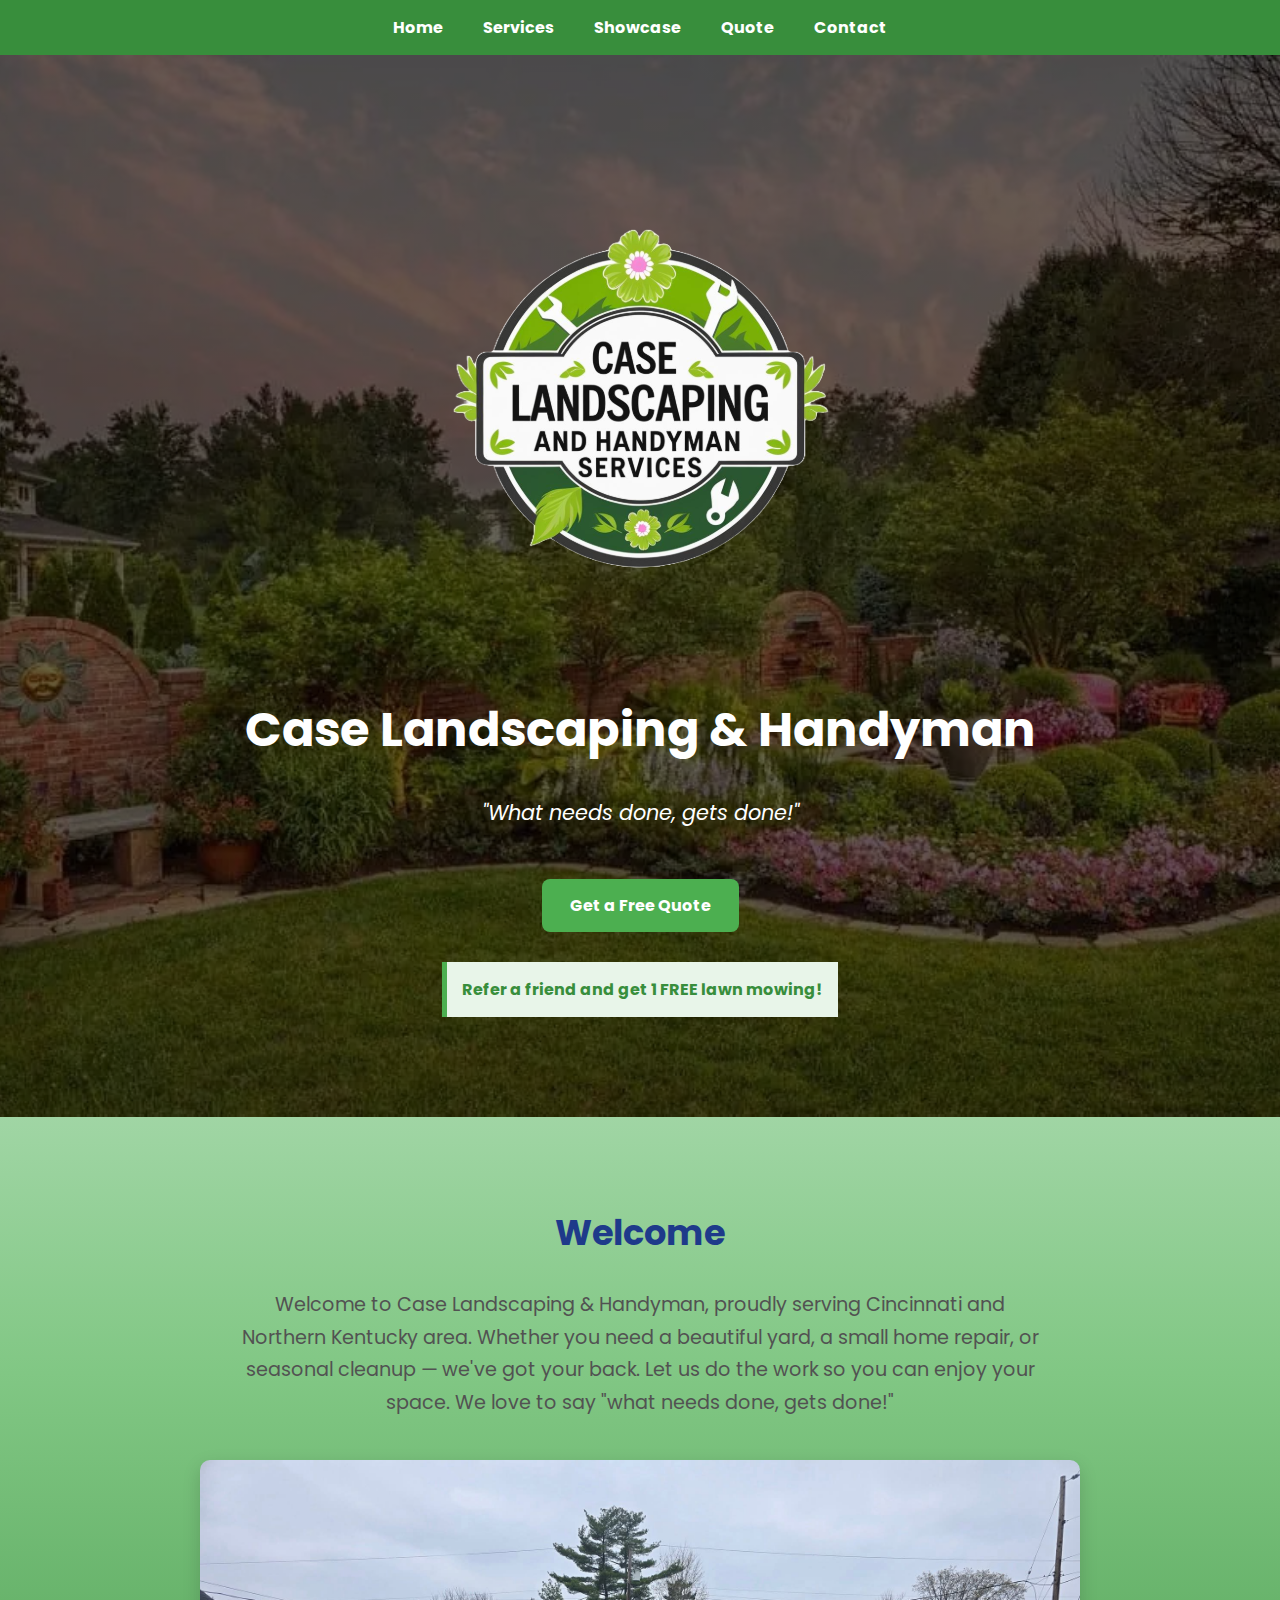
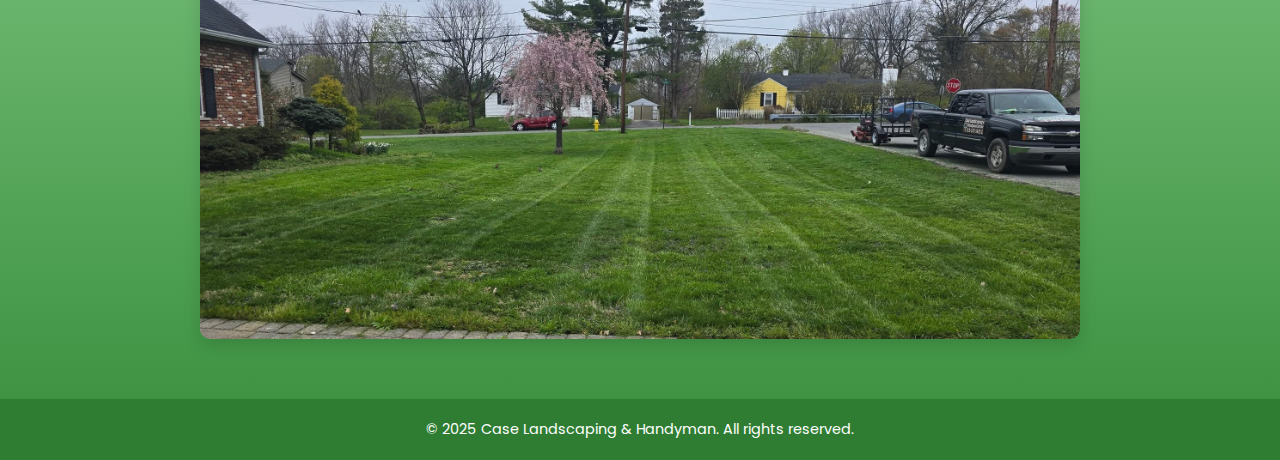
<file: index.html>
<!DOCTYPE html>
<html lang="en">
<head>
    <meta charset="UTF-8">
    <title>Case Landscaping & Handyman</title>
    <link href="https://fonts.googleapis.com/css2?family=Poppins:wght@400;700&display=swap" rel="stylesheet">
    <link rel="stylesheet" href="style.css">
    <meta name="viewport" content="width=device-width, initial-scale=1.0"> </head>
<body>
    <nav>
        <a href="index.html">Home</a>
        <a href="services.html">Services</a>
        <a href="gallery.html">Showcase</a>
        <a href="quote.html">Quote</a>
        <a href="contact.html">Contact</a>
    </nav>

    <header>
        <a href="index.html">
            <img src="logo.png" alt="Company Logo" class="logo-header">  </a>
        <h1>Case Landscaping & Handyman</h1>
        <p>"What needs done, gets done!"</p>
        <a href="quote.html" class="cta-button">Get a Free Quote</a>
        <div class="referral">Refer a friend and get 1 FREE lawn mowing!</div>
    </header>

    <section>
        <h2>Welcome</h2>
        <p class="intro">
            Welcome to Case Landscaping & Handyman, proudly serving Cincinnati and Northern Kentucky area. Whether you need a beautiful yard, a small home repair, or seasonal cleanup — we've got your back. Let us do the work so you can enjoy your space. We love to say "what needs done, gets done!"
        </p>
        <img src="welcome.jpg" alt="Welcome Image" class="welcome-image">
    </section>

    <footer>
        &copy; 2025 Case Landscaping & Handyman. All rights reserved.
    </footer>

    <button onclick="scrollToTop()" id="backToTopBtn" title="Go to top">^</button>

    <script>
        // JavaScript function to scroll to the top of the page
        function scrollToTop() {
            window.scrollTo({
                top: 0,
                behavior: 'smooth' // Optional: adds smooth scrolling animation
            });
        }

        // Show/hide the button based on scroll position
        window.onscroll = function() {scrollFunction()};

        function scrollFunction() {
            if (document.body.scrollTop > 20 || document.documentElement.scrollTop > 20) {
                document.getElementById("backToTopBtn").style.display = "block";
            } else {
                document.getElementById("backToTopBtn").style.display = "none";
            }
        }
    </script>
</body>
</html>
</file>
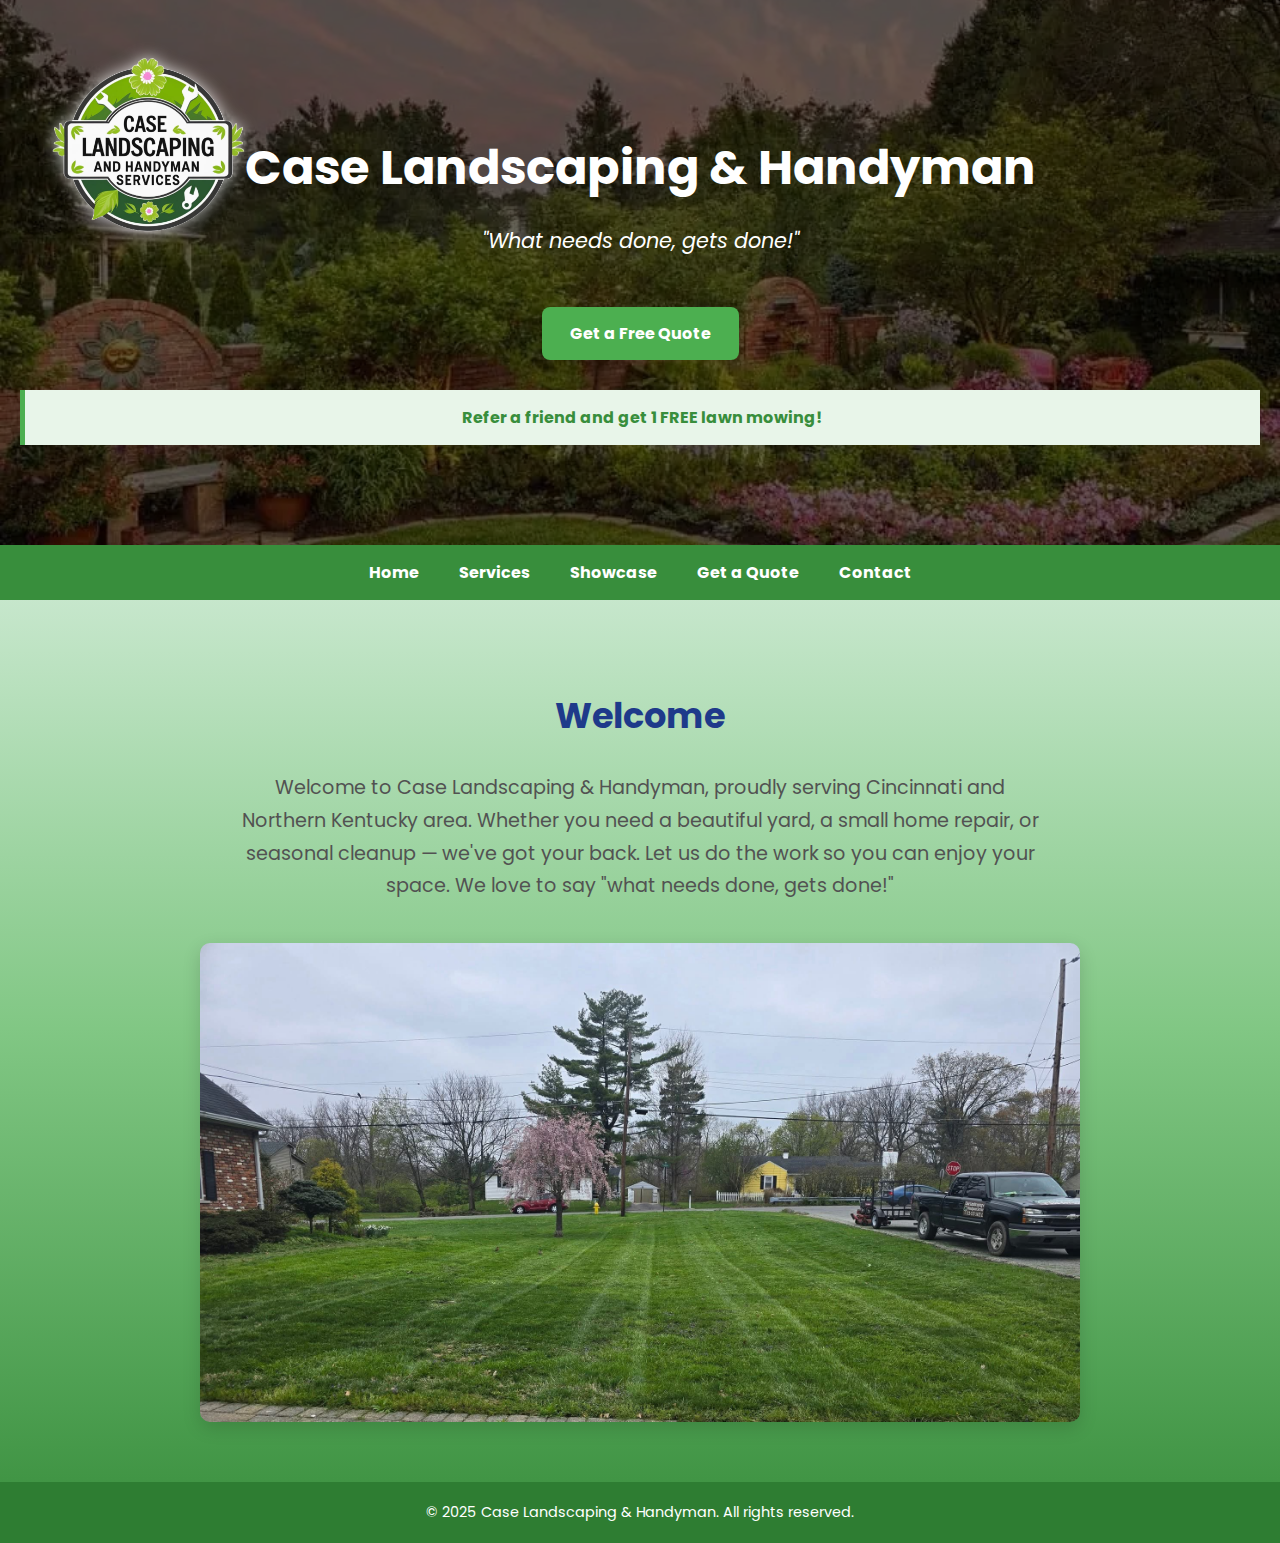
<file: CaseLandscaping/index.html>
<!DOCTYPE html>
<html lang="en">
<head>
    <meta charset="UTF-8">
    <title>Case Landscaping & Handyman</title>
    <link href="https://fonts.googleapis.com/css2?family=Poppins:wght@400;700&display=swap" rel="stylesheet">
    <link rel="stylesheet" href="style.css"> </head>
<body>

    <header>
        <a href="index.html">
            <img src="logo.png" alt="Company Logo" class="logo-top">
        </a>
        <h1>Case Landscaping & Handyman</h1>
        <p>"What needs done, gets done!"</p>
        <a href="quote.html" class="cta-button">Get a Free Quote</a>
        <div class="referral">Refer a friend and get 1 FREE lawn mowing!</div>
    </header>

    <nav>
        <a href="index.html">Home</a>
        <a href="services.html">Services</a>
        <a href="gallery.html">Showcase</a>
        <a href="quote.html">Get a Quote</a>
        <a href="contact.html">Contact</a>
    </nav>

    <section>
        <h2>Welcome</h2>
        <p class="intro">
            Welcome to Case Landscaping & Handyman, proudly serving Cincinnati and Northern Kentucky area. Whether you need a beautiful yard, a small home repair, or seasonal cleanup — we've got your back. Let us do the work so you can enjoy your space. We love to say "what needs done, gets done!"
        </p>
        <img src="welcome.jpg" alt="Welcome Image" class="welcome-image">
    </section>

    <footer>
        &copy; 2025 Case Landscaping & Handyman. All rights reserved.
    </footer>


    <button onclick="scrollToTop()" id="backToTopBtn" title="Go to top">^</button>

    <script>
        // JavaScript function to scroll to the top of the page
        function scrollToTop() {
            window.scrollTo({
                top: 0,
                behavior: 'smooth' // Optional: adds smooth scrolling animation
            });
        }

        // Show/hide the button based on scroll position
        window.onscroll = function() {scrollFunction()};

        function scrollFunction() {
            if (document.body.scrollTop > 20 || document.documentElement.scrollTop > 20) {
                document.getElementById("backToTopBtn").style.display = "block";
            } else {
                document.getElementById("backToTopBtn").style.display = "none";
            }
        }
    </script>
    <style>
        #backToTopBtn {
            display: none; /* Hidden by default */
            position: fixed; /* Fixed positioning relative to the viewport */
            bottom: 20px;
            right: 30px;
            z-index: 99; /* Ensure it's on top of other elements */
            border: none;
            outline: none;
            background-color: #388e3c; /* Theme color (like your nav background) */
            color: white;
            cursor: pointer;
            padding: 10px 15px;
            border-radius: 5px;
            font-size: 1.2em;
            transition: background-color 0.3s ease; /* Smooth transition on hover */
        }

        #backToTopBtn:hover {
            background-color: #2e7d32; /* Darker shade on hover */
        }

    </style>
</body>
</html>
</file>
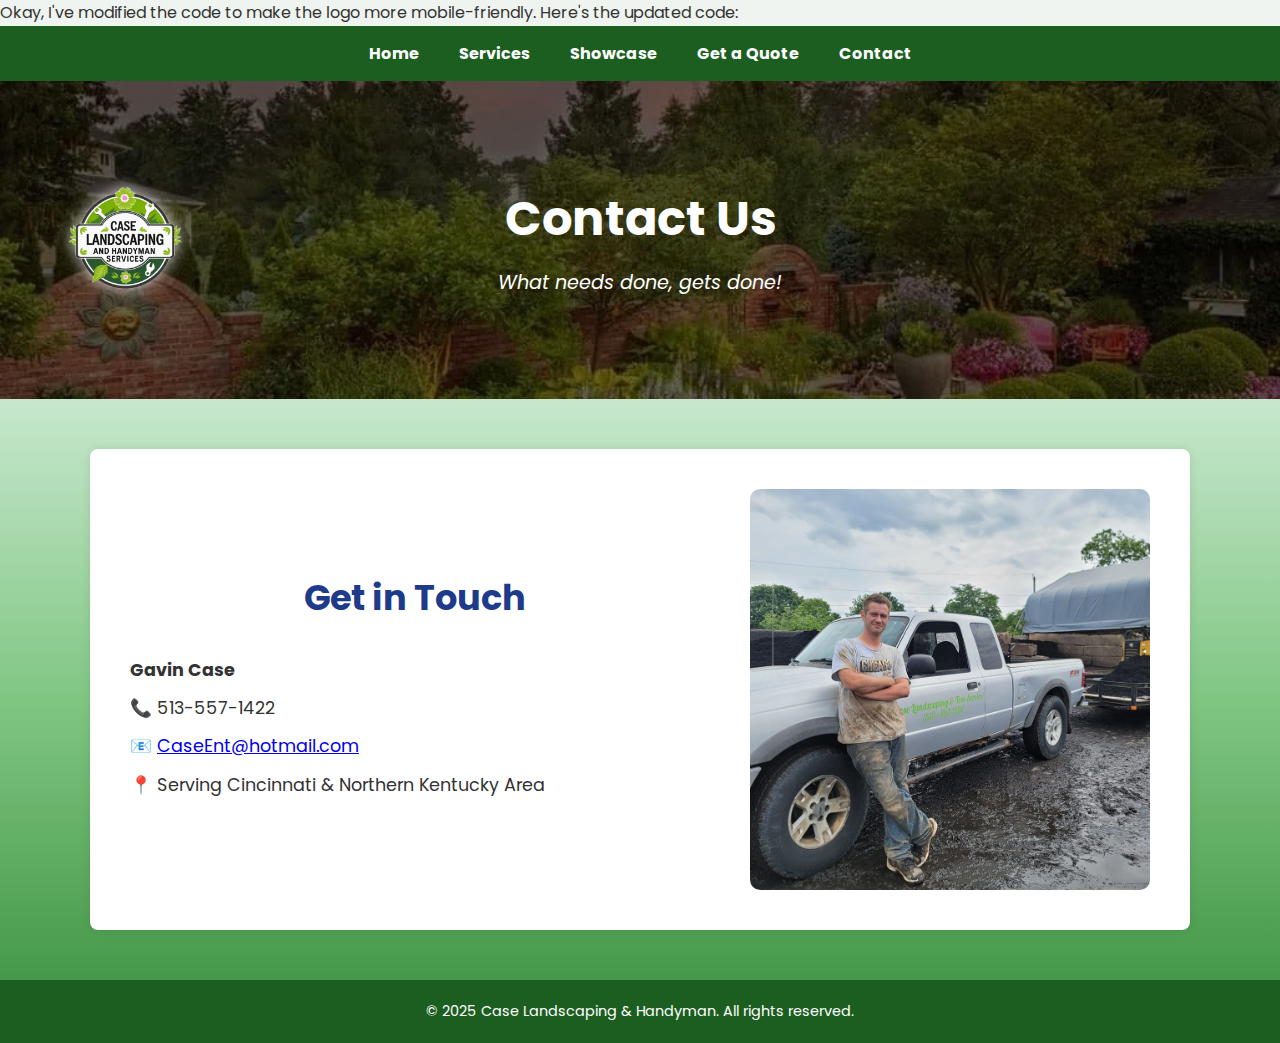
<file: contact.html>
Okay, I've modified the code to make the logo more mobile-friendly. Here's the updated code:<!DOCTYPE html>
<html lang="en">
<head>
    <meta charset="UTF-8" />
    <meta name="viewport" content="width=device-width, initial-scale=1.0"/>
    <title>Contact - Case Landscaping & Handyman</title>
    <link href="https://fonts.googleapis.com/css2?family=Poppins:wght@400;700&display=swap" rel="stylesheet">
    <style>
        * {
            box-sizing: border-box;
            margin: 0;
            padding: 0;
        }

        body {
            font-family: 'Poppins', sans-serif;
            line-height: 1.6;
            background: linear-gradient(to bottom, #f0f4f0, #d4edda, #81c784, #388e3c);
            color: #333;
        }

        nav {
            background: #1b5e20;
            display: flex;
            justify-content: center;
            flex-wrap: wrap;
            position: sticky;
            top: 0;
            z-index: 1000;
        }

        nav a {
            color: white;
            padding: 15px 20px;
            text-decoration: none;
            font-weight: bold;
            transition: background 0.3s;
        }

        nav a:hover {
            background: #2e7d32;
        }

        header {
            background: linear-gradient(rgba(0,0,0,0.6), rgba(0,0,0,0.6)),
                        url('heading.jpg') center/cover no-repeat;
            color: #fff;
            padding: 100px 20px;
            text-align: center;
            position: relative;
        }

        header h1 {
            font-size: 3em;
            margin-bottom: 10px;
            display: inline-block;
            vertical-align: middle;
        }

        header p {
            font-size: 1.2em;
            font-style: italic;
        }

        .contact {
            max-width: 1100px;
            margin: 50px auto;
            background: white;
            padding: 40px;
            border-radius: 8px;
            box-shadow: 0 0 10px rgba(0, 0, 0, 0.1);
            display: flex;
            align-items: center;
            gap: 50px;
        }

        .contact h2 {
            text-align: center;
            color: #1e3a8a;
            margin-bottom: 30px;
            font-size: 2.2em;
        }

        .contact-info {
            flex: 1;
            margin-left: 0;
        }

        .contact-info p{
            margin: 10px 0;
            font-size: 1.1em;
        }

        .contact img {
            width: 400px;
            height: auto;
            border-radius: 10px;
            order: 2;
        }

        .logo-header {
            position: absolute;
            left: 50px;
            top: 50%;
            transform: translateY(-50%);
            height: 150px;
            width: auto;
            filter: drop-shadow(0 0 8px rgba(255, 255, 255, 0.8));
        }

        footer {
            background: #1b5e20;
            color: white;
            text-align: center;
            padding: 20px 10px;
            font-size: 0.9em;
            margin-top: 40px;
        }

        #backToTopBtn {
            display: none;
            position: fixed;
            bottom: 20px;
            right: 20px;
            z-index: 99;
            border: none;
            outline: none;
            background-color: #388e3c;
            color: white;
            cursor: pointer;
            padding: 10px 15px;
            border-radius: 5px;
            font-size: 1.2em;
            transition: background-color 0.3s ease;
        }

        #backToTopBtn:hover {
            background-color: #2e7d32;
        }

        @media (max-width: 768px) {
            .contact {
                flex-direction: column;
                text-align: center;
            }
            .contact img{
                order: 0;
                width: 90%;
                max-width: 400px;
            }
            .logo-header {
                height: 120px;
                left: 10px;
            }
            header h1 {
                margin-left: 0; /* Remove left margin on small screens */
                font-size: 2.5em;
            }
            header p{
                font-size: 1em;
            }
        }

        @media (max-width: 480px) {
            header h1 {
                font-size: 2em;
            }
            .contact{
                padding: 20px;
            }
        }
    </style>
</head>
<body>

    <nav>
        <a href="index.html">Home</a>
        <a href="services.html">Services</a>
        <a href="gallery.html">Showcase</a>
        <a href="quote.html">Get a Quote</a>
        <a href="contact.html">Contact</a>
    </nav>

    <header>
        <img src="logo.png" alt="Company Logo" class="logo-header">
        <h1>Contact Us</h1>
        <p>What needs done, gets done!</p>
    </header>

    <div class="contact">
        <div class = "contact-info">
            <h2>Get in Touch</h2>
            <p><strong>Gavin Case</strong></p>
            <p>📞 513-557-1422</p>
            <p>📧 <a href="mailto:CaseEnt@hotmail.com">CaseEnt@hotmail.com</a></p>
            <p>📍 Serving Cincinnati & Northern Kentucky Area</p>
        </div>
        <img src="contact_photo.jpg" alt="Contact Person">
    </div>

    <footer>
        &copy; 2025 Case Landscaping & Handyman. All rights reserved.
    </footer>
    <button onclick="scrollToTop()" id="backToTopBtn" title="Go to top">^</button>

    <script>
        // JavaScript function to scroll to the top of the page
        function scrollToTop() {
            window.scrollTo({
                top: 0,
                behavior: 'smooth'
            });
        }

        // Show/hide the button based on scroll position
        window.onscroll = function() {scrollFunction()};

        function scrollFunction() {
            if (document.body.scrollTop > 20 || document.documentElement.scrollTop > 20) {
                document.getElementById("backToTopBtn").style.display = "block";
            } else {
                document.getElementById("backToTopBtn").style.display = "none";
            }
        }
    </script>
</body>
</html>
</file>
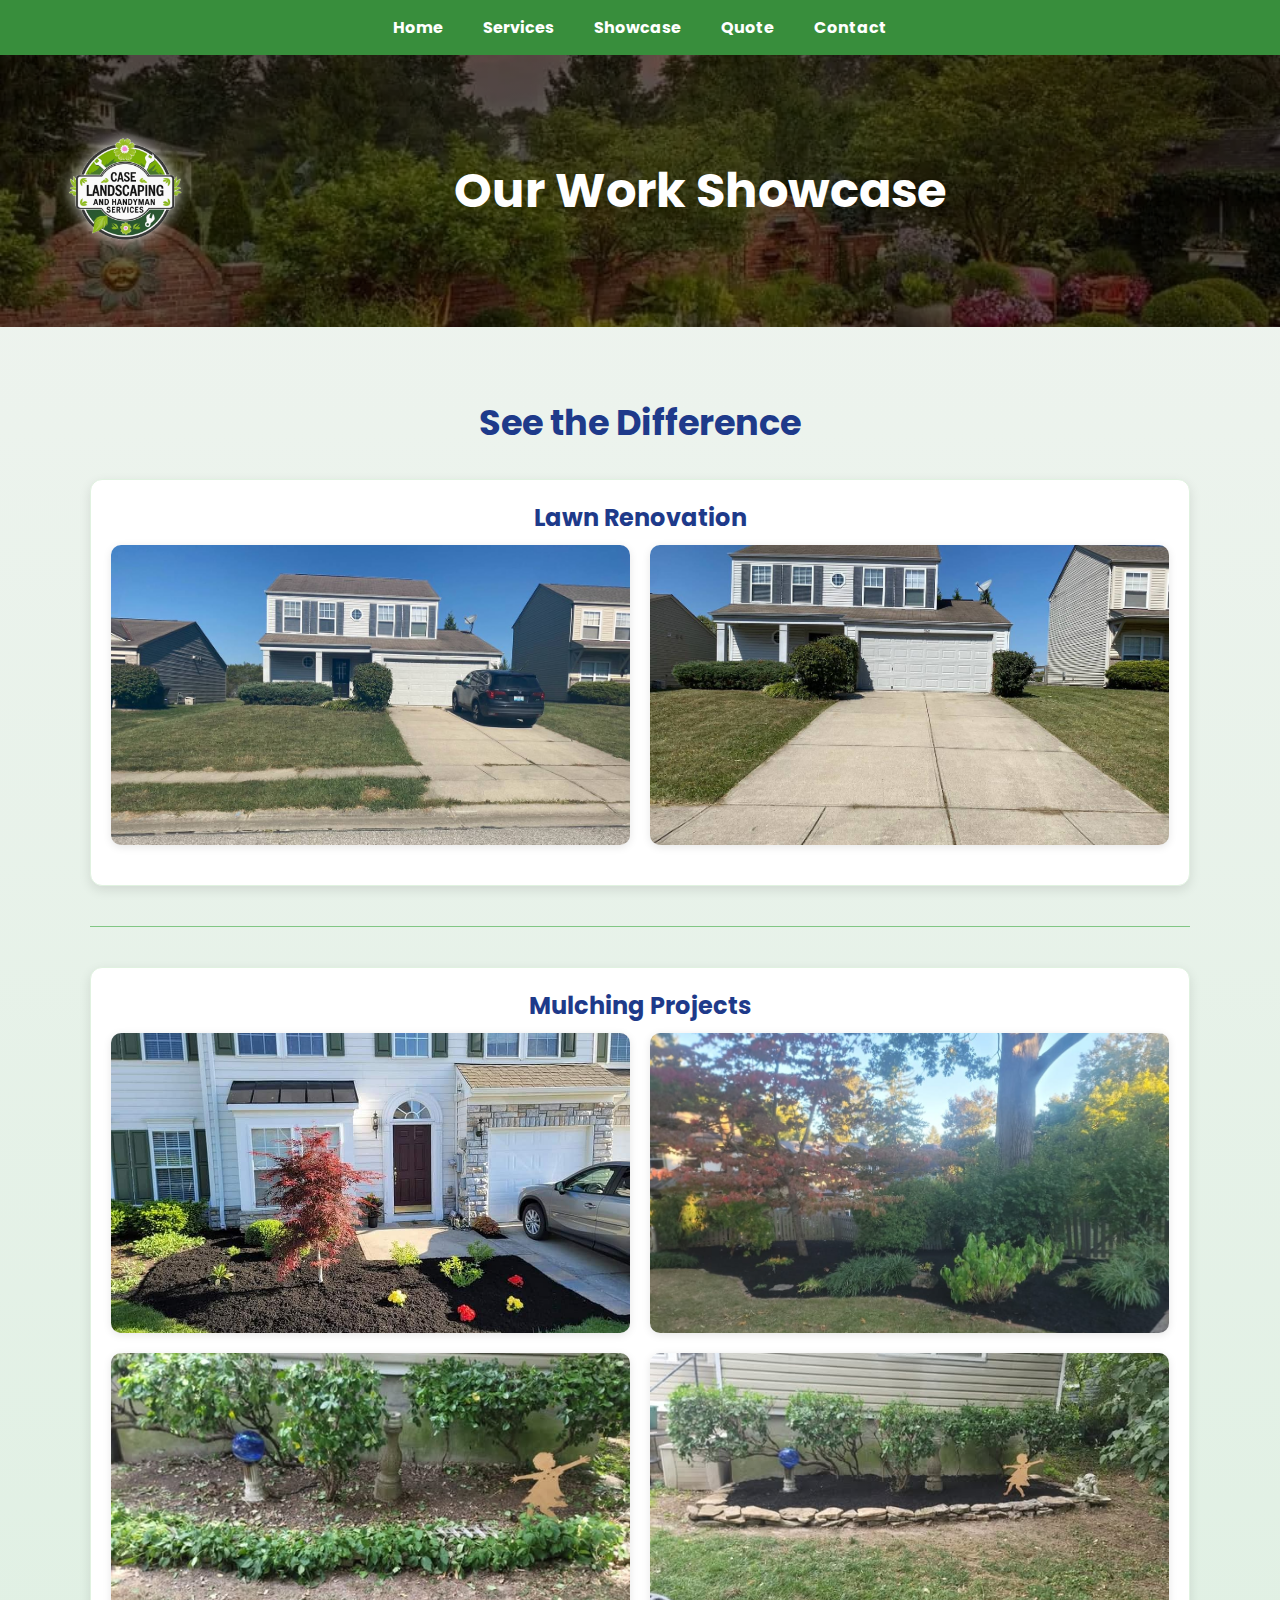
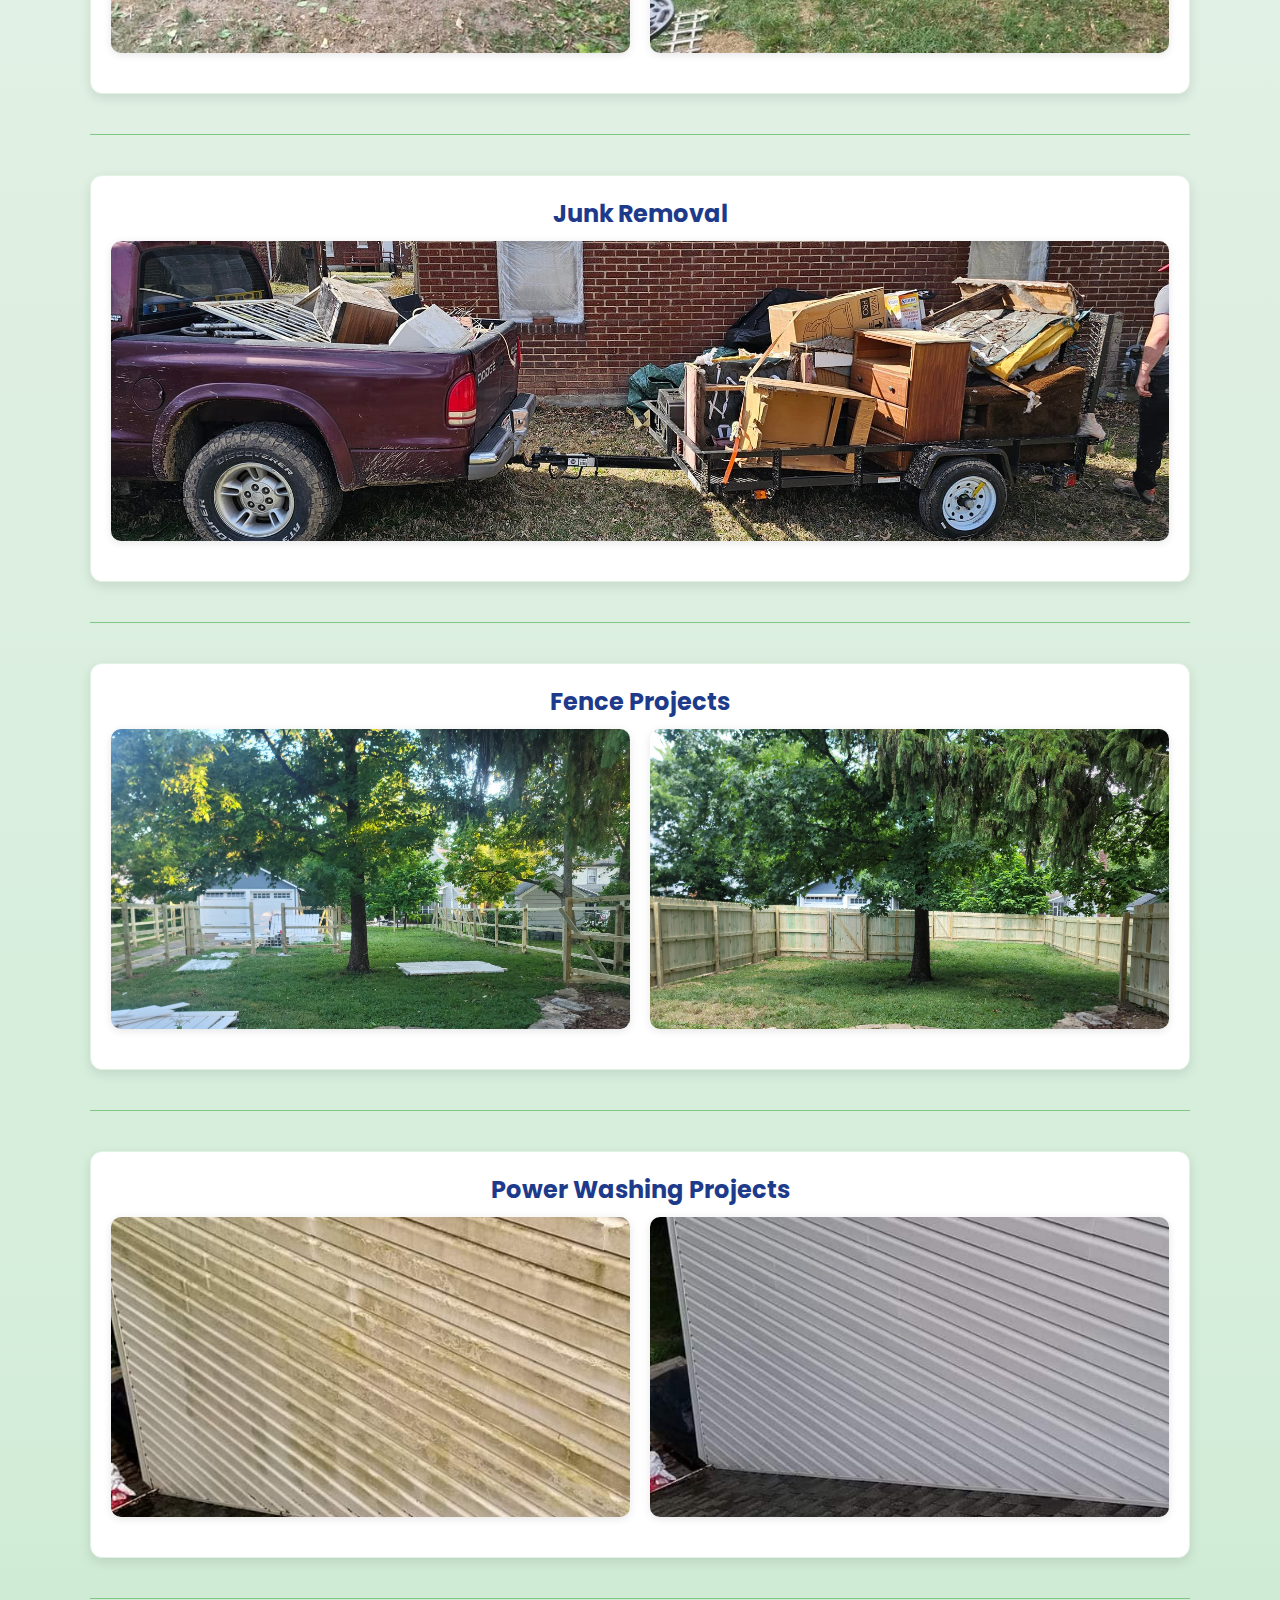
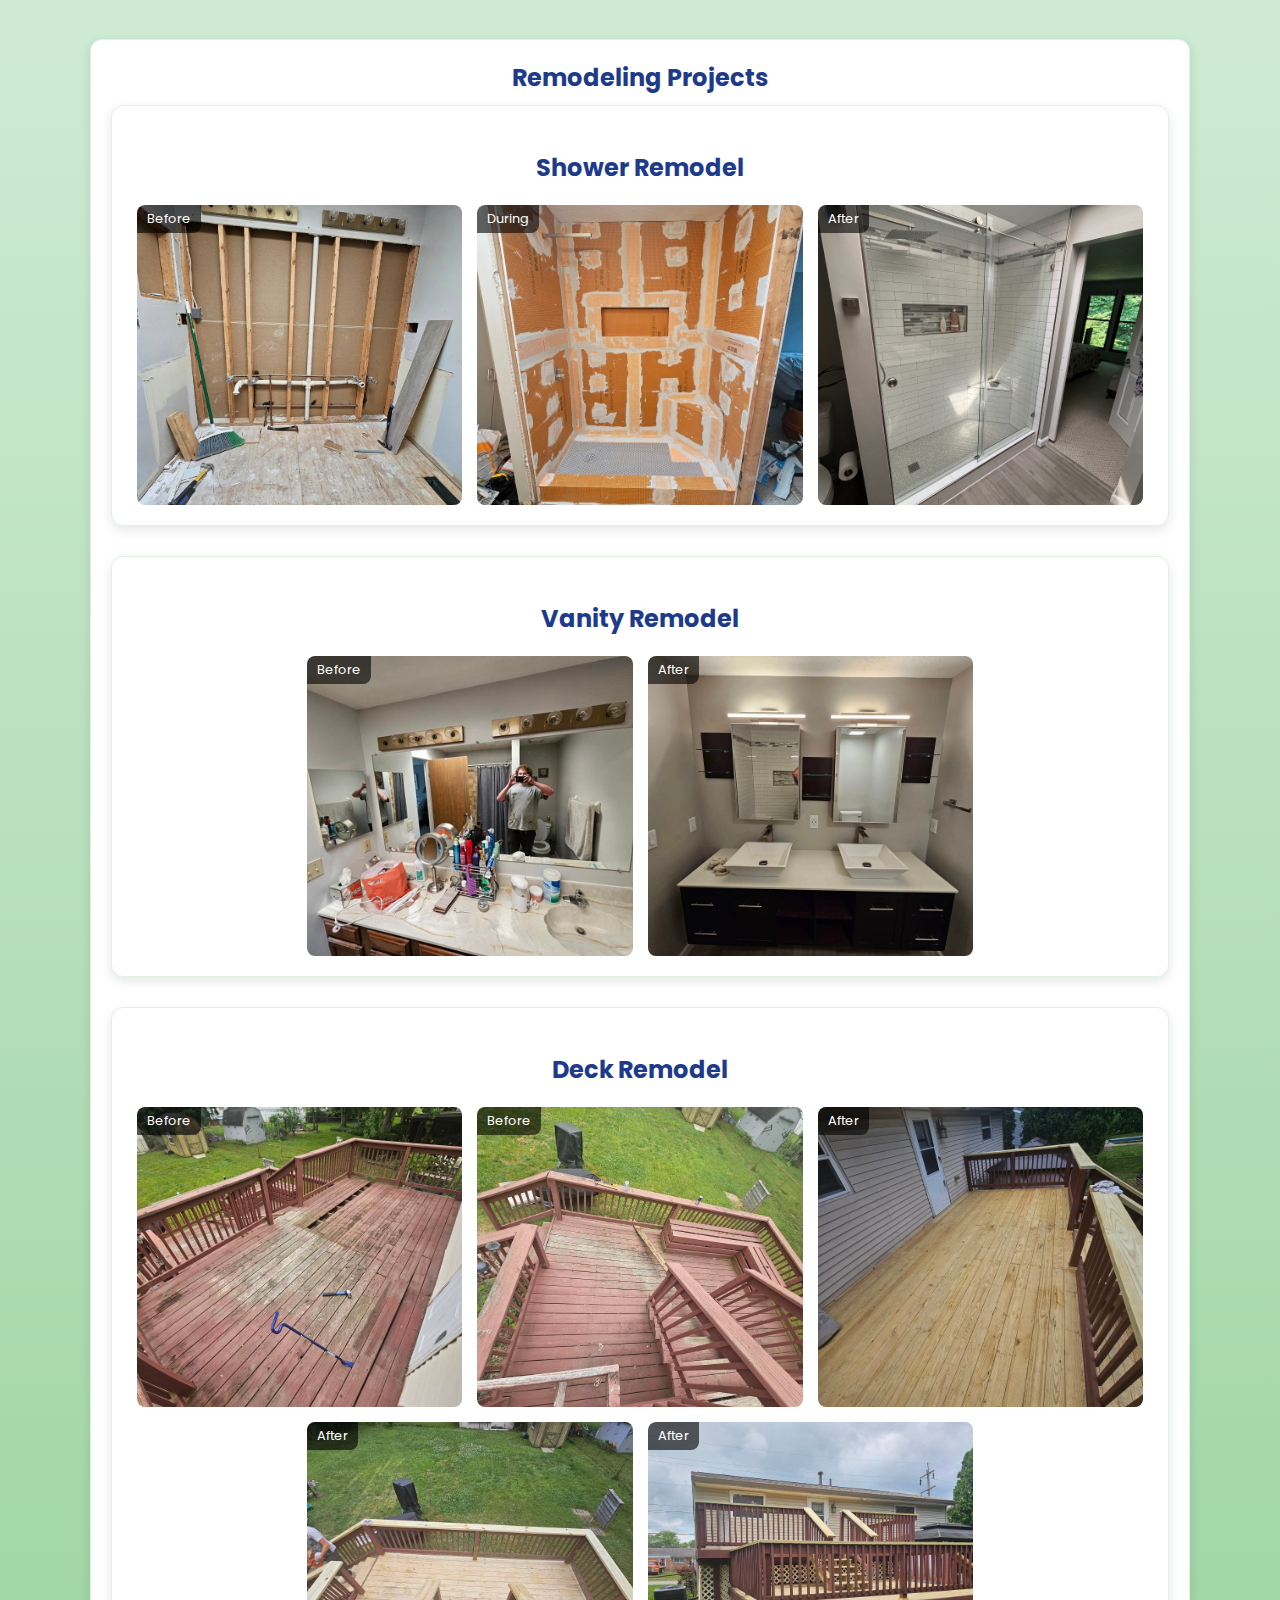
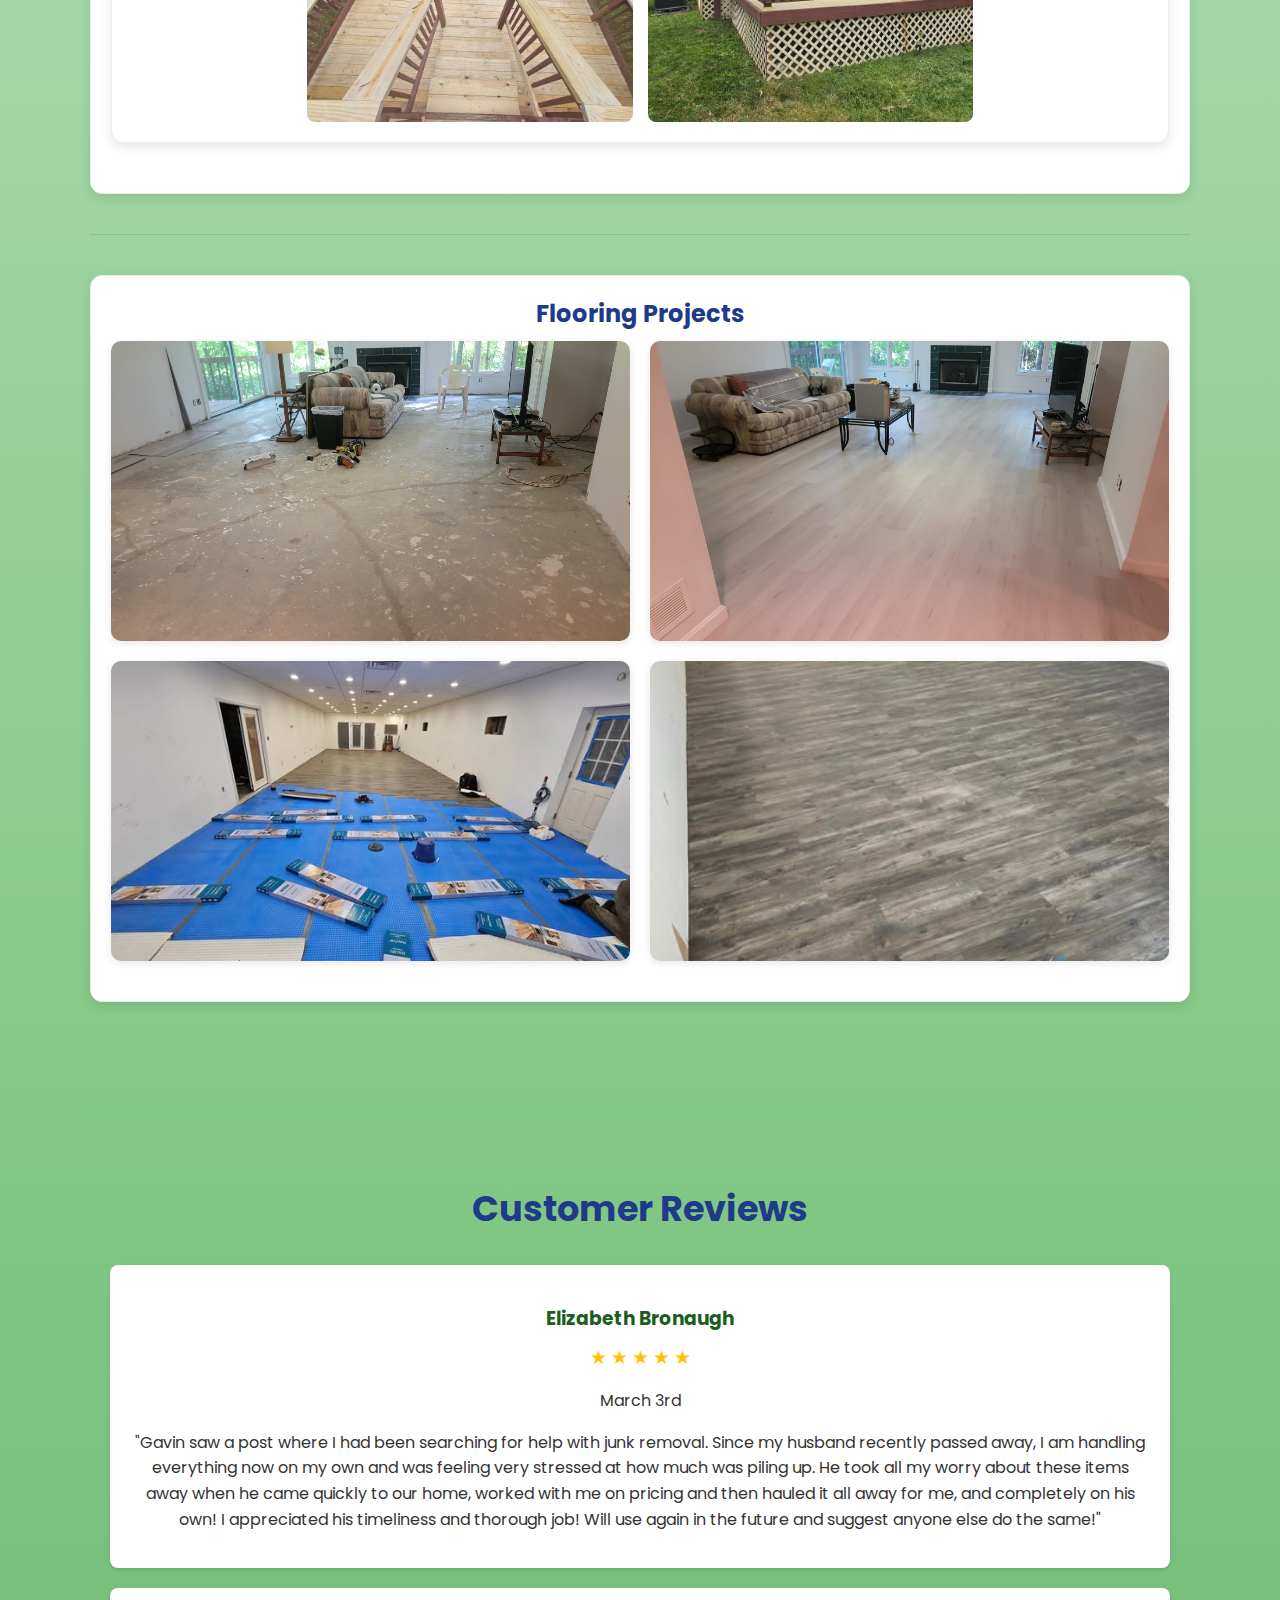
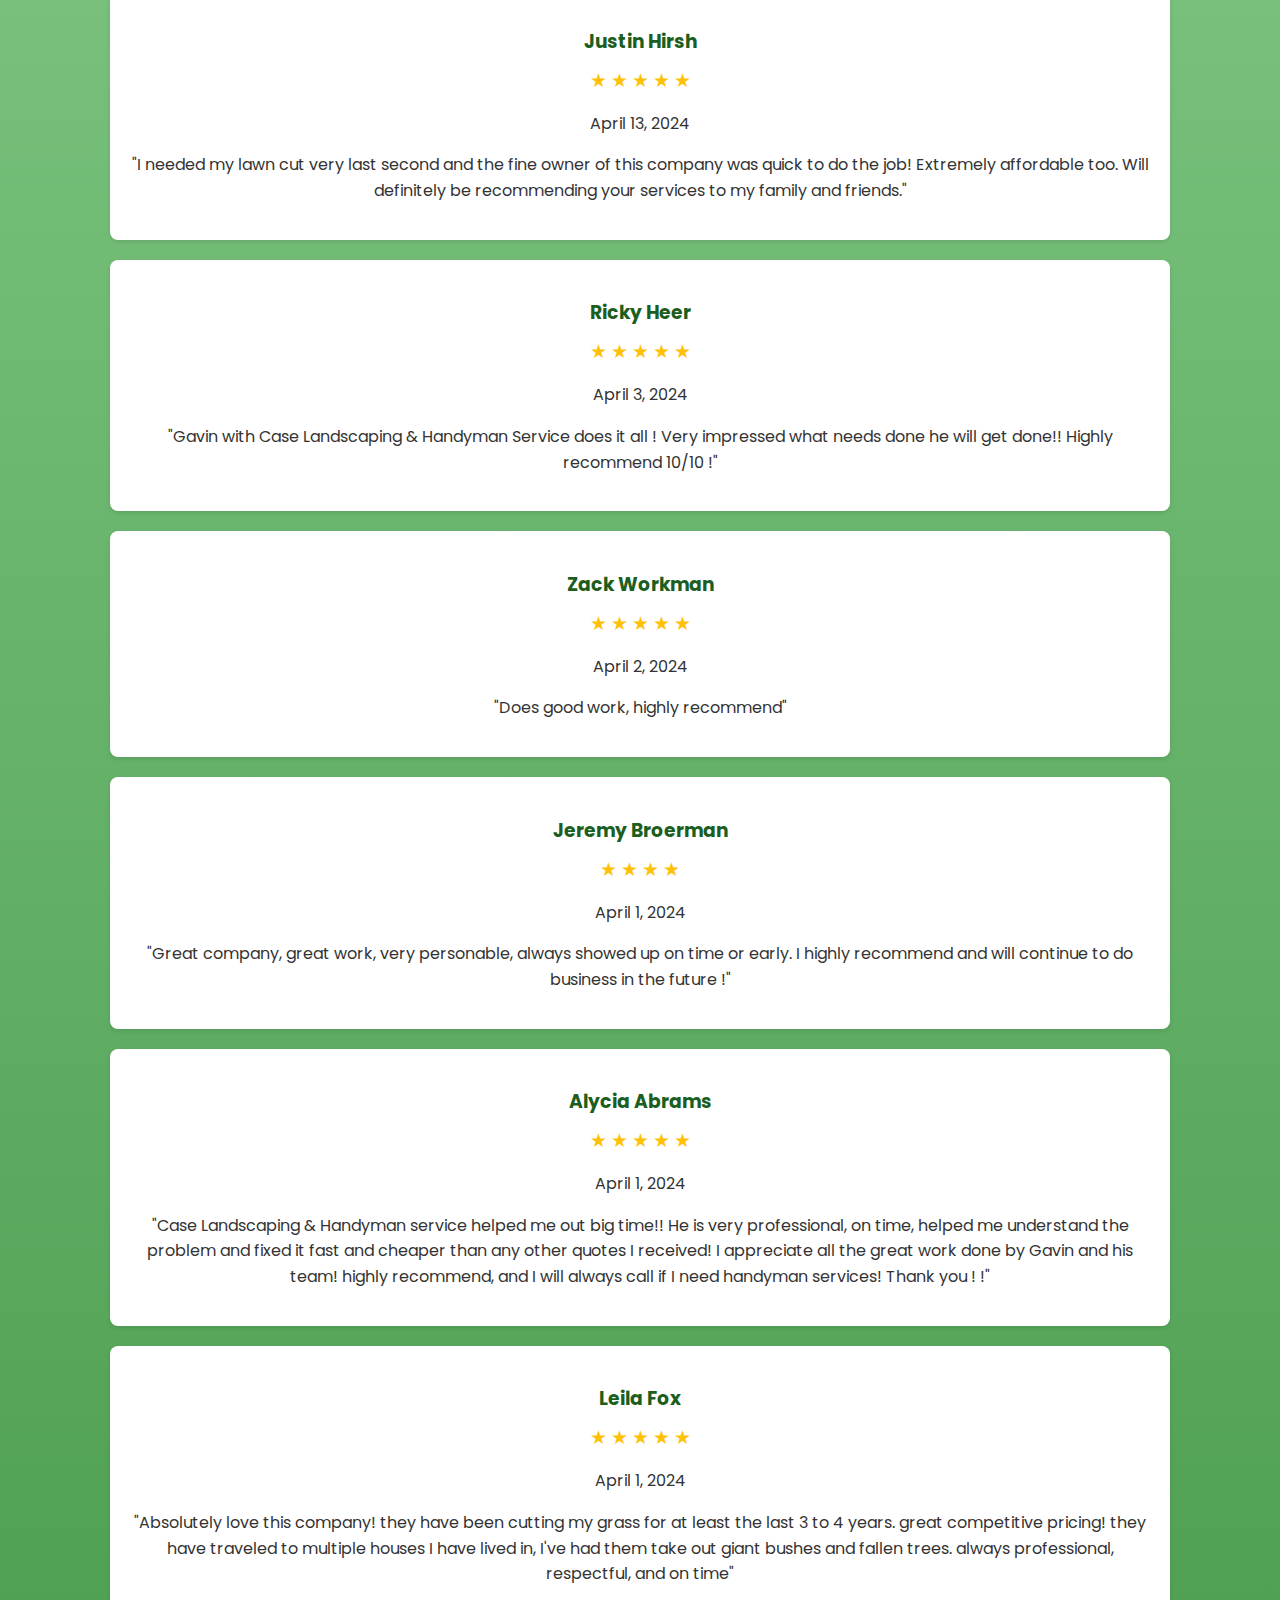
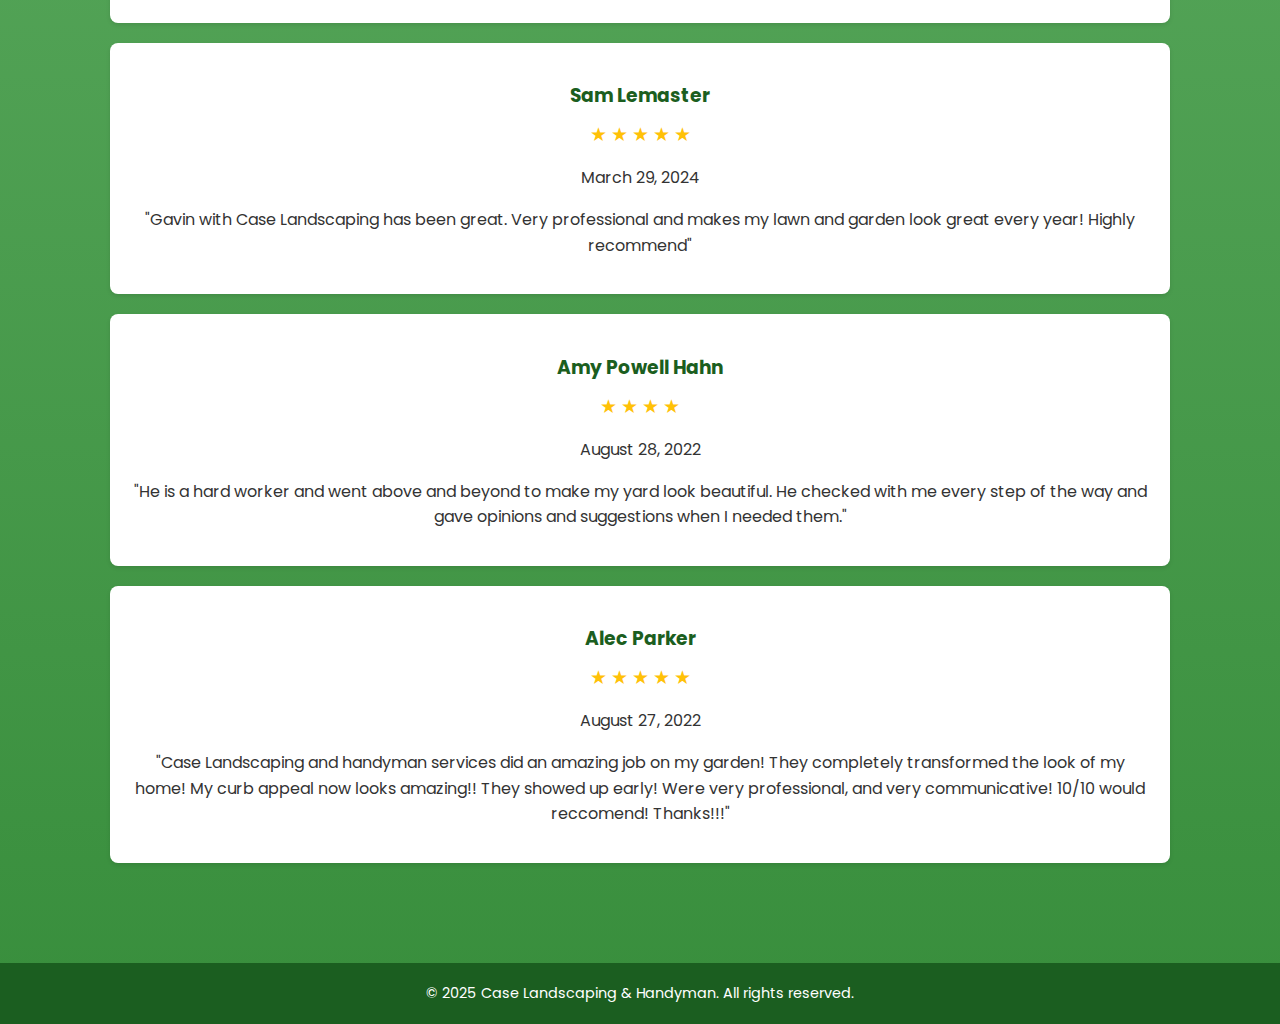
<file: gallery.html>
<!DOCTYPE html>
<html lang="en">
<head>
    <meta charset="UTF-8" />
    <meta name="viewport" content="width=device-width, initial-scale=1.0" />
    <title>Showcase - Case Landscaping & Handyman</title>
    <link href="https://fonts.googleapis.com/css2?family=Poppins:wght@400;700&display=swap" rel="stylesheet">
    <style>
        body {
            font-family: 'Poppins', sans-serif;
            margin: 0;
            background: linear-gradient(to bottom, #f0f4f0, #d4edda, #81c784, #388e3c);
            color: #222;
        }

        nav {
            display: flex;
            flex-wrap: wrap;
            justify-content: center;
            background: #388e3c;
        }

        nav a {
            color: white;
            padding: 15px 20px;
            text-decoration: none;
            font-weight: bold;
            transition: background 0.3s;
        }

        nav a:hover {
            background: #2e7d32;
        }

        header {
            background: linear-gradient(rgba(0,0,0,0.6), rgba(0,0,0,0.6)),
                        url('heading.jpg') center/cover no-repeat;
            color: #fff;
            padding: 100px 20px;
            text-align: center;
            position: relative;
        }

        header h1 {
            margin: 0;
            font-size: 3em;
            color: #fff;
            display: inline-block;
            vertical-align: middle;
            margin-left: 120px;
        }

        .logo-header {
            position: absolute;
            left: 50px;
            top: 50%;
            transform: translateY(-50%);
            height: 150px;
            width: auto;
            filter: drop-shadow(0 0 8px rgba(255, 255, 255, 0.8));
        }

        section {
            padding: 40px 20px;
            max-width: 1100px;
            margin: auto;
            text-align: center;
        }

        section h2 {
            text-align: center;
            margin-bottom: 30px;
            color: #1e3a8a;
            font-size: 2.2em;
        }

        .gallery-grid {
            display: grid;
            grid-template-columns: repeat(2, 1fr);
            gap: 20px;
            margin-bottom: 20px;
        }

        .gallery-grid img {
            width: 100%;
            height: 300px;
            object-fit: cover;
            border-radius: 10px;
            box-shadow: 0 2px 8px rgba(0,0,0,0.1);
        }

        .review-box {
            background-color: #fff;
            padding: 20px;
            margin-bottom: 20px;
            border-radius: 8px;
            box-shadow: 0 2px 4px rgba(0, 0, 0, 0.1);
            animation: float 5s infinite;
            margin: 20px;
        }

        .review-box h3 {
            color: #1b5e20;
            margin-bottom: 10px;
        }

        .review-box p {
            color: #333;
            line-height: 1.6;
        }

        footer {
            background: #1b5e20;
            color: white;
            text-align: center;
            padding: 20px;
            font-size: 0.9em;
            margin-top: 40px;
        }

        .gallery-section-title {
            text-align: center;
            font-size: 1.5em;
            color: #1e3a8a;
            margin-bottom: 10px;
            font-weight: bold;
        }

        .section-divider {
            border-top: 1px solid #81c784;
            margin-top: 40px;
            padding-top: 40px;
            width: 100%;
        }

        .image-section {
            display: flex;
            flex-direction: column;
            align-items: center;
            width: 100%;
        }

        .junk-removal-image {
            width: 100%;
            height: auto;
            max-height: 300px;
            object-fit: cover;
            border-radius: 10px;
            box-shadow: 0 2px 8px rgba(0,0,0,0.1);
        }

        @keyframes float {
            0% { transform: translateY(0); }
            50% { transform: translateY(-10px); }
            100% { transform: translateY(0); }
        }

        .star-rating {
            display: inline-block;
        }

        .star-rating span {
            color: #ffc107;
            font-size: 1.2em;
        }

        #backToTopBtn {
            display: none;
            position: fixed;
            bottom: 20px;
            right: 20px;
            z-index: 99;
            border: none;
            outline: none;
            background-color: #388e3c;
            color: white;
            cursor: pointer;
            padding: 10px 15px;
            border-radius: 5px;
            font-size: 1.2em;
            transition: background-color 0.3s ease;
        }

        #backToTopBtn:hover {
            background-color: #2e7d32;
        }

        @media (max-width: 768px) {
            .logo-header {
                height: 120px;
                left: 10px;
            }

            header h1 {
                margin-left: 130px;
                font-size: 2.5em;
            }

            .gallery-grid {
                grid-template-columns: 1fr;
            }
        }

        @media (max-width: 480px) {
            header h1 {
                margin-left: 110px;
                font-size: 2em;
            }

            section {
                padding: 20px 10px;
            }

            form {
                padding: 15px;
            }
        }

        /* New styles for remodeling sections */
        .remodel-section {
            background: #fff;
            padding: 20px;
            border-radius: 12px;
            box-shadow: 0 4px 12px rgba(0,0,0,0.1);
            margin-bottom: 30px;
            border: 1px solid #e0f2e0;
        }

        .remodel-section h3 {
            color: #1e3a8a;
            text-align: center;
            margin-bottom: 20px;
            font-size: 1.5em;
        }

        .remodel-images {
            display: flex;
            gap: 15px;
            justify-content: center;
            flex-wrap: wrap;
        }

       .remodel-images img {
            width: 100%;  /* Make images take up full width of their container */
            height: 300px; /* Fixed height for consistency */
            object-fit: cover;  /* Maintain aspect ratio; cover the container */
            border-radius: 8px;
        }

        .remodel-images .caption {
            text-align: center;
            font-size: 0.9em;
            color: #555;
            margin-top: 5px;
        }
        .deck-before-container {
            display: flex;
            justify-content: center;
            gap: 15px;
            width: 100%;
        }
        .deck-after-container{
            display: flex;
            justify-content: center;
            gap: 15px;
            width: 100%;
            flex-wrap: wrap;
        }
        .deck-after-container img{
           width: 100%;  /* Make images take up full width of their container */
            height: 300px; /* Fixed height for consistency */
            object-fit: cover;  /* Maintain aspect ratio; cover the container */
            border-radius: 8px;
        }
        /* general image container */
        .image-container {
            background: #fff;
            padding: 20px;
            border-radius: 12px;
            box-shadow: 0 4px 12px rgba(0,0,0,0.1);
            margin-bottom: 30px;
            border: 1px solid #e0f2e0;
        }
       .remodel-images-labeled {
            display: flex;
            gap: 15px;
            justify-content: center;
            flex-wrap: wrap;
        }

        .remodel-images-labeled div {
            width: 32%;
            height: 300px;
            overflow: hidden;
            border-radius: 8px;
            display: flex; /* Enable flexbox for vertical alignment */
            flex-direction: column;
            align-items: center; /* Center items horizontally */
            position: relative;
        }

        .remodel-images-labeled img {
            width: 100%;
            height: 100%;
            object-fit: cover;
        }

        .remodel-images-labeled .caption {
            text-align: center;
            font-size: 0.9em;
            color: #555;
            margin-top: 5px;
        }
        .remodel-images-labeled .label{
            position: absolute;
            top: 0;
            left: 0;
            background-color: rgba(0, 0, 0, 0.6);
            color: white;
            padding: 5px 10px;
            border-radius: 8px 0 8px 0;
            font-size: 0.8em;
        }

    </style>
</head>
<body>
    <nav>
        <a href="index.html">Home</a>
        <a href="services.html">Services</a>
        <a href="gallery.html">Showcase</a>
        <a href="quote.html">Quote</a>
        <a href="contact.html">Contact</a>
    </nav>

    <header>
        <img src="logo.png" alt="Company Logo" class="logo-header">
        <h1>Our Work Showcase</h1>
    </header>

    <section>
        <h2>See the Difference</h2>
        <div class="image-container">
            <div class="gallery-section-title">Lawn Renovation</div>
            <div class="gallery-grid">
                <img src="showcase_before.jpg" alt="Before Lawn Work">
                <img src="showcase_after.jpg" alt="After Lawn Work">
            </div>
        </div>
        <div class="section-divider"></div>
        <div class="image-container">
            <div class="gallery-section-title">Mulching Projects</div>
            <div class="gallery-grid">
                <img src="showcase_mulch1.jpg" alt="Mulch Project">
                <img src="showcase_mulch2.jpg" alt="Mulch Project">
                <img src="showcase_mulch3.jpg" alt="Mulch Project">
                <img src="showcase_mulch4.jpg" alt="Mulch Project">
            </div>
        </div>
        <div class="section-divider"></div>
        <div class="image-container">
            <div class="gallery-section-title">Junk Removal</div>
            <div class="gallery-grid" style="grid-template-columns: 1fr;">
                <img src="showcase_junk.jpg" alt="Junk Removal" class="junk-removal-image">
            </div>
        </div>
        <div class="section-divider"></div>
        <div class="image-container">
            <div class="gallery-section-title">Fence Projects</div>
            <div class="gallery-grid">
                <img src="showcase_fence1.jpg" alt="Fences">
                <img src="showcase_fence2.jpg" alt="Fences">
            </div>
        </div>
        <div class="section-divider"></div>
        <div class="image-container">
            <div class="gallery-section-title">Power Washing Projects</div>
            <div class="gallery-grid">
                <img src="showcase_powerwash1.jpg" alt="Power Washing" style="width: 100%; height: 300px; object-fit: cover;">
                <img src="showcase_powerwash2.jpg" alt="Power Washing" style="width: 100%; height: 300px; object-fit: cover;">
            </div>
        </div>
        <div class="section-divider"></div>
        <div class="image-container">
            <div class="gallery-section-title">Remodeling Projects</div>
            <section class="remodel-section">
                <h3>Shower Remodel</h3>
                <div class="remodel-images-labeled">
                    <div >
                        <img src="showcase_remodel1.jpg" alt="Shower Before" >
                        <span class = "label">Before</span>
                    </div>
                    <div >
                        <img src="showcase_remodel2.jpg" alt="Shower During" >
                         <span class = "label">During</span>
                    </div>
                    <div >
                        <img src="showcase_remodel3.jpg" alt="Shower After" >
                         <span class = "label">After</span>
                    </div>
                </div>
            </section>

            <section class="remodel-section">
                <h3>Vanity Remodel</h3>
                <div class="remodel-images-labeled">
                    <div>
                        <img src="showcase_remodel4.jpg" alt="Vanity Before">
                         <span class = "label">Before</span>
                    </div>
                    <div>
                        <img src="showcase_remodel5.jpg" alt="Vanity After">
                        <span class = "label">After</span>
                    </div>
                </div>
            </section>

            <section class="remodel-section">
                <h3>Deck Remodel</h3>
                <div class="remodel-images-labeled">
                    <div >
                        <img src="showcase_remodel6.jpg" alt="Deck Before 1">
                        <span class = "label">Before</span>
                    </div>
                    <div>
                        <img src="showcase_remodel7.jpg" alt="Deck Before 2">
                        <span class = "label">Before</span>
                    </div>
                    <div >
                        <img src="showcase_remodel8.jpg" alt="Deck After 1">
                        <span class = "label">After</span>
                    </div>
                     <div>
                        <img src="showcase_remodel9.jpg" alt="Deck After 2">
                        <span class = "label">After</span>
                    </div>
                     <div>
                        <img src="showcase_remodel10.jpg" alt="Deck After 3">
                        <span class = "label">After</span>
                    </div>
                </div>
            </section>
        </div>
        <div class="section-divider"></div>
        <div class="image-container">
            <div class="gallery-section-title">Flooring Projects</div>
            <div class="gallery-grid">
                <img src="showcase_flooring1.jpg" alt="Flooring">
                <img src="showcase_flooring2.jpg" alt="Flooring">
                <img src="showcase_flooring3.jpg" alt="Flooring">
                <img src="showcase_flooring4.jpg" alt="Flooring">
            </div>
        </div>
    </section>
    <section class="section-divider">
        <h2>Customer Reviews</h2>
        <div id="reviewContainer">
            <div class="review-box">
                <h3>Elizabeth Bronaugh</h3>
                <div class="star-rating">
                    <span>★</span>
                    <span>★</span>
                    <span>★</span>
                    <span>★</span>
                    <span>★</span>
                </div>
                <p>March 3rd</p>
                <p>"Gavin saw a post where I had been searching for help with junk removal. Since my husband recently passed away, I am handling everything now on my own and was feeling very stressed at how much was piling up. He took all my worry about these items away when he came quickly to our home, worked with me on pricing and then hauled it all away for me, and completely on his own! I appreciated his timeliness and thorough job! Will use again in the future and suggest anyone else do the same!"</p>
            </div>
            <div class="review-box">
                <h3>Justin Hirsh</h3>
                <div class="star-rating">
                    <span>★</span>
                    <span>★</span>
                    <span>★</span>
                    <span>★</span>
                    <span>★</span>
                </div>
                <p>April 13, 2024</p>
                <p>"I needed my lawn cut very last second and the fine owner of this company was quick to do the job! Extremely affordable too. Will definitely be recommending your services to my family and friends."</p>
            </div>
            <div class="review-box">
                <h3>Ricky Heer</h3>
                <div class="star-rating">
                    <span>★</span>
                    <span>★</span>
                    <span>★</span>
                    <span>★</span>
                    <span>★</span>
                </div>
                <p>April 3, 2024</p>
                <p>"Gavin with Case Landscaping & Handyman Service does it all ! Very impressed what needs done he will get done!! Highly recommend 10/10 !"</p>
            </div>
            <div class="review-box">
                <h3>Zack Workman</h3>
                <div class="star-rating">
                    <span>★</span>
                    <span>★</span>
                    <span>★</span>
                    <span>★</span>
                    <span>★</span>
                </div>
                <p>April 2, 2024</p>
                <p>"Does good work, highly recommend"</p>
            </div>
            <div class="review-box">
                <h3>Jeremy Broerman</h3>
                <div class="star-rating">
                    <span>★</span>
                    <span>★</span>
                    <span>★</span>
                    <span>★</span>
                </div>
                <p>April 1, 2024</p>
                <p>"Great company, great work, very personable, always showed up on time or early. I highly recommend and will continue to do business in the future !"</p>
            </div>
            <div class="review-box">
                <h3>Alycia Abrams</h3>
                <div class="star-rating">
                    <span>★</span>
                    <span>★</span>
                    <span>★</span>
                    <span>★</span>
                    <span>★</span>
                </div>
                <p>April 1, 2024</p>
                <p>"Case Landscaping & Handyman service helped me out big time!! He is very professional, on time, helped me understand the problem and fixed it fast and cheaper than any other quotes I received! I appreciate all the great work done by Gavin and his team! highly recommend, and I will always call if I need handyman services! Thank you ! !"</p>
            </div>
            <div class="review-box">
                <h3>Leila Fox</h3>
                <div class="star-rating">
                    <span>★</span>
                    <span>★</span>
                    <span>★</span>
                    <span>★</span>
                    <span>★</span>
                </div>
                <p>April 1, 2024</p>
                <p>"Absolutely love this company! they have been cutting my grass for at least the last 3 to 4 years. great competitive pricing! they have traveled to multiple houses I have lived in, I've had them take out giant bushes and fallen trees. always professional, respectful, and on time"</p>
            </div>
            <div class="review-box">
                <h3>Sam Lemaster</h3>
                <div class="star-rating">
                    <span>★</span>
                    <span>★</span>
                    <span>★</span>
                    <span>★</span>
                    <span>★</span>
                </div>
                <p>March 29, 2024</p>
                <p>"Gavin with Case Landscaping has been great. Very professional and makes my lawn and garden look great every year! Highly recommend"</p>
            </div>
            <div class="review-box">
                <h3>Amy Powell Hahn</h3>
                <div class="star-rating">
                    <span>★</span>
                    <span>★</span>
                    <span>★</span>
                    <span>★</span>

                </div>
                <p>August 28, 2022</p>
                <p>"He is a hard worker and went above and beyond to make my yard look beautiful. He checked with me every step of the way and gave opinions and suggestions when I needed them."</p>
            </div>
            <div class="review-box">
                <h3>Alec Parker</h3>
                <div class="star-rating">
                    <span>★</span>
                    <span>★</span>
                    <span>★</span>
                    <span>★</span>
                    <span>★</span>
                </div>
                <p>August 27, 2022</p>
                <p>"Case Landscaping and handyman services did an amazing job on my garden! They completely transformed the look of my home! My curb appeal now looks amazing!! They showed up early! Were very professional, and very communicative! 10/10 would reccomend! Thanks!!!"</p>
            </div>
        </div>
    </section>

    <footer>
        &copy; 2025 Case Landscaping & Handyman. All rights reserved.
    </footer>
    <button onclick="scrollToTop()" id="backToTopBtn" title="Go to top">^</button>

    <script>
        // JavaScript function to scroll to the top of the page
        function scrollToTop() {
            window.scrollTo({
                top: 0,
                behavior: 'smooth'
            });
        }

        // Show/hide the button based on scroll position
        window.onscroll = function () {
            scrollFunction()
        };

        function scrollFunction() {
            if (document.body.scrollTop > 20 || document.documentElement.scrollTop > 20) {
                document.getElementById("backToTopBtn").style.display = "block";
            } else {
                document.getElementById("backToTopBtn").style.display = "none";
            }
        }
    </script>
</body>
</html>
</file>
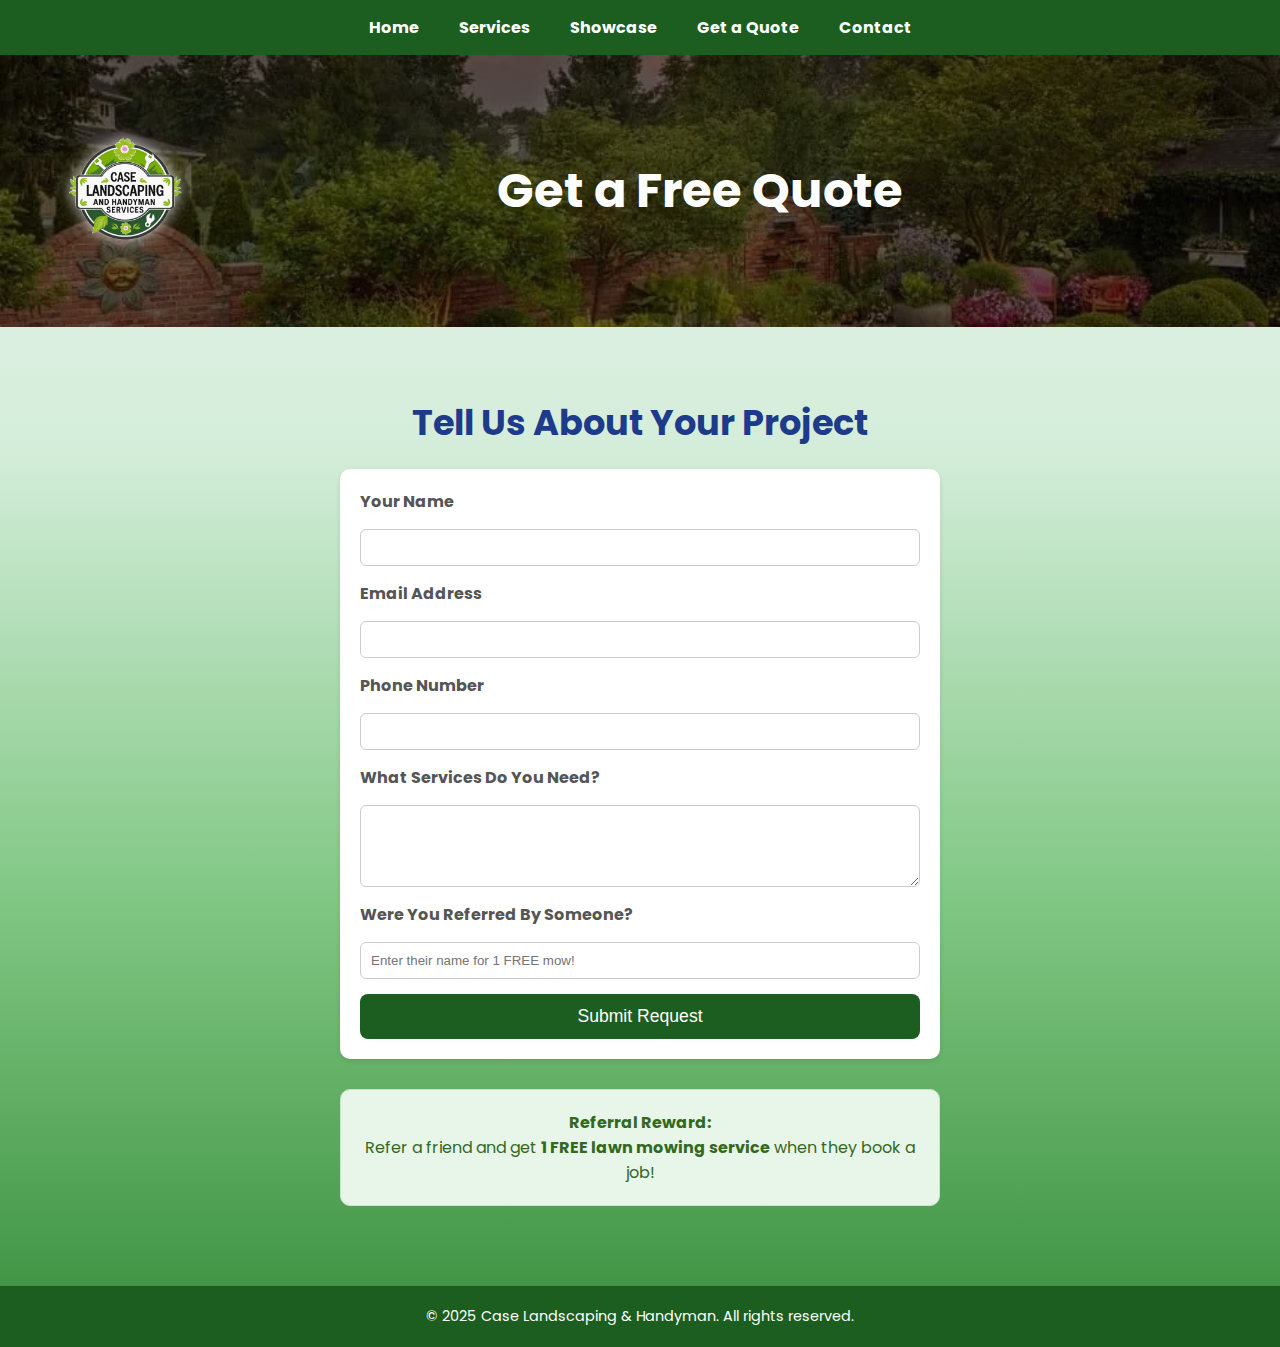
<file: quote.html>
<!DOCTYPE html>
<html lang="en">
<head>
    <meta charset="UTF-8" />
    <meta name="viewport" content="width=device-width, initial-scale=1.0" />
    <title>Get a Quote - Case Landscaping & Handyman</title>
    <link href="https://fonts.googleapis.com/css2?family=Poppins:wght@400;700&display=swap" rel="stylesheet">
    <style>
        body {
            font-family: 'Poppins', sans-serif;
            margin: 0;
            background: linear-gradient(to bottom, #f0f4f0, #d4edda, #81c784, #388e3c);
            color: #333;
        }

        nav {
            display: flex;
            justify-content: center;
            background: #1b5e20;
            flex-wrap: wrap;
        }

        nav a {
            color: white;
            padding: 15px 20px;
            text-decoration: none;
            font-weight: bold;
            transition: background 0.3s;
        }

        nav a:hover {
            background: #2e7d32;
        }

        header {
            background: linear-gradient(rgba(0,0,0,0.6), rgba(0,0,0,0.6)),
                        url('heading.jpg') center/cover no-repeat;
            color: #fff;
            padding: 100px 20px;
            text-align: center;
            position: relative;
        }

        header h1 {
            margin: 0;
            font-size: 3em;
            color: #fff;
            display: inline-block;
            vertical-align: middle;
            margin-left: 120px;
        }

        .logo-header {
            position: absolute;
            left: 50px;
            top: 50%;
            transform: translateY(-50%);
            height: 150px;
            width: auto;
            filter: drop-shadow(0 0 8px rgba(255, 255, 255, 0.8));
        }

        section {
            padding: 40px 20px;
            max-width: 600px;
            margin: auto;
        }

        section h2 {
            text-align: center;
            color: #1e3a8a;
            margin-bottom: 20px;
            font-size: 2.2em;
        }

        form {
            display: flex;
            flex-direction: column;
            gap: 15px;
            background: #ffffff;
            padding: 20px;
            border-radius: 10px;
            box-shadow: 0 2px 5px rgba(0, 0, 0, 0.1);
        }

        label {
            font-weight: bold;
            color: #555;
        }

        input, textarea {
            padding: 10px;
            border-radius: 6px;
            border: 1px solid #ccc;
            transition: border-color 0.3s;
        }

        input:focus, textarea:focus {
            border-color: #388e3c;
            outline: none;
        }

        button { /* This is the submit button style */
            background: #1b5e20;
            color: white;
            border: none;
            padding: 12px;
            border-radius: 8px;
            cursor: pointer;
            font-size: 1.1em;
            transition: background 0.3s, transform 0.2s;
        }

        button:hover {
            background: #2e7d32;
            transform: scale(1.05);
        }

        .referral {
            margin-top: 30px;
            background: #e8f5e9;
            padding: 20px;
            border-radius: 10px;
            border: 1px solid #c8e6c9;
            text-align: center;
            color: #33691e;
        }

        footer {
            background: #1b5e20;
            color: white;
            text-align: center;
            padding: 20px;
            font-size: 0.9em;
            margin-top: 40px;
        }

        /* Back to Top Button CSS */
        #backToTopBtn {
            display: none; /* Hidden by default */
            position: fixed; /* Fixed positioning relative to the viewport */
            bottom: 20px;
            right: 20px;
            z-index: 99; /* Ensure it's on top of other elements */
            border: none;
            outline: none;
            background-color: #388e3c; /* Theme color (like your nav background) */
            color: white;
            cursor: pointer;
            padding: 10px 15px;
            border-radius: 5px;
            font-size: 1.2em;
            transition: background-color 0.3s ease;
        }

        #backToTopBtn:hover {
            background-color: #2e7d32; /* Darker shade on hover */
        }
         @media (max-width: 768px) {
            .logo-header{
                height: 120px;
                left: 10px;
            }
            header h1{
                margin-left: 130px;
                font-size: 2.5em;
            }
        }
        @media (max-width: 480px){
            header h1{
                margin-left: 110px; /* Adjust to ensure it does not overlap logo */
                font-size: 2em;
            }
             section {
                padding: 20px 10px; /* Reduce padding on very small screens */
            }
            form {
                padding: 15px; /* Reduce form padding */
            }
        }
    </style>
</head>
<body>
    <nav>
        <a href="index.html">Home</a>
        <a href="services.html">Services</a>
        <a href="gallery.html">Showcase</a>
        <a href="quote.html">Get a Quote</a>
        <a href="contact.html">Contact</a>
    </nav>

    <header>
        <img src="logo.png" alt="Company Logo" class="logo-header">
        <h1>Get a Free Quote</h1>
    </header>

    <section>
        <h2>Tell Us About Your Project</h2>
        <form action="mailto:CaseEnt@hotmail.com" method="post" enctype="text/plain">
            <label for="name">Your Name</label>
            <input type="text" id="name" name="name" required />

            <label for="email">Email Address</label>
            <input type="email" id="email" name="email" required />

            <label for="phone">Phone Number</label>
            <input type="tel" id="phone" name="phone" required />

            <label for="service">What Services Do You Need?</label>
            <textarea id="service" name="service" rows="4" required></textarea>

            <label for="referral">Were You Referred By Someone?</label>
            <input type="text" id="referral" name="referral" placeholder="Enter their name for 1 FREE mow!" />

            <button type="submit">Submit Request</button>
        </form>

        <div class="referral">
            <strong>Referral Reward:</strong><br>
            Refer a friend and get <strong>1 FREE lawn mowing service</strong> when they book a job!
        </div>
    </section>

    <footer>
        &copy; 2025 Case Landscaping & Handyman. All rights reserved.
    </footer>

    <button onclick="scrollToTop()" id="backToTopBtn" title="Go to top">^</button>

    <script>
        // JavaScript function to scroll to the top of the page
        function scrollToTop() {
            window.scrollTo({
                top: 0,
                behavior: 'smooth' // Optional: adds smooth scrolling animation
            });
        }

        // Show/hide the button based on scroll position
        window.onscroll = function() {scrollFunction()};

        function scrollFunction() {
            if (document.body.scrollTop > 20 || document.documentElement.scrollTop > 20) {
                document.getElementById("backToTopBtn").style.display = "block";
            } else {
                document.getElementById("backToTopBtn").style.display = "none";
            }
        }
    </script>
</body>
</html>
</file>
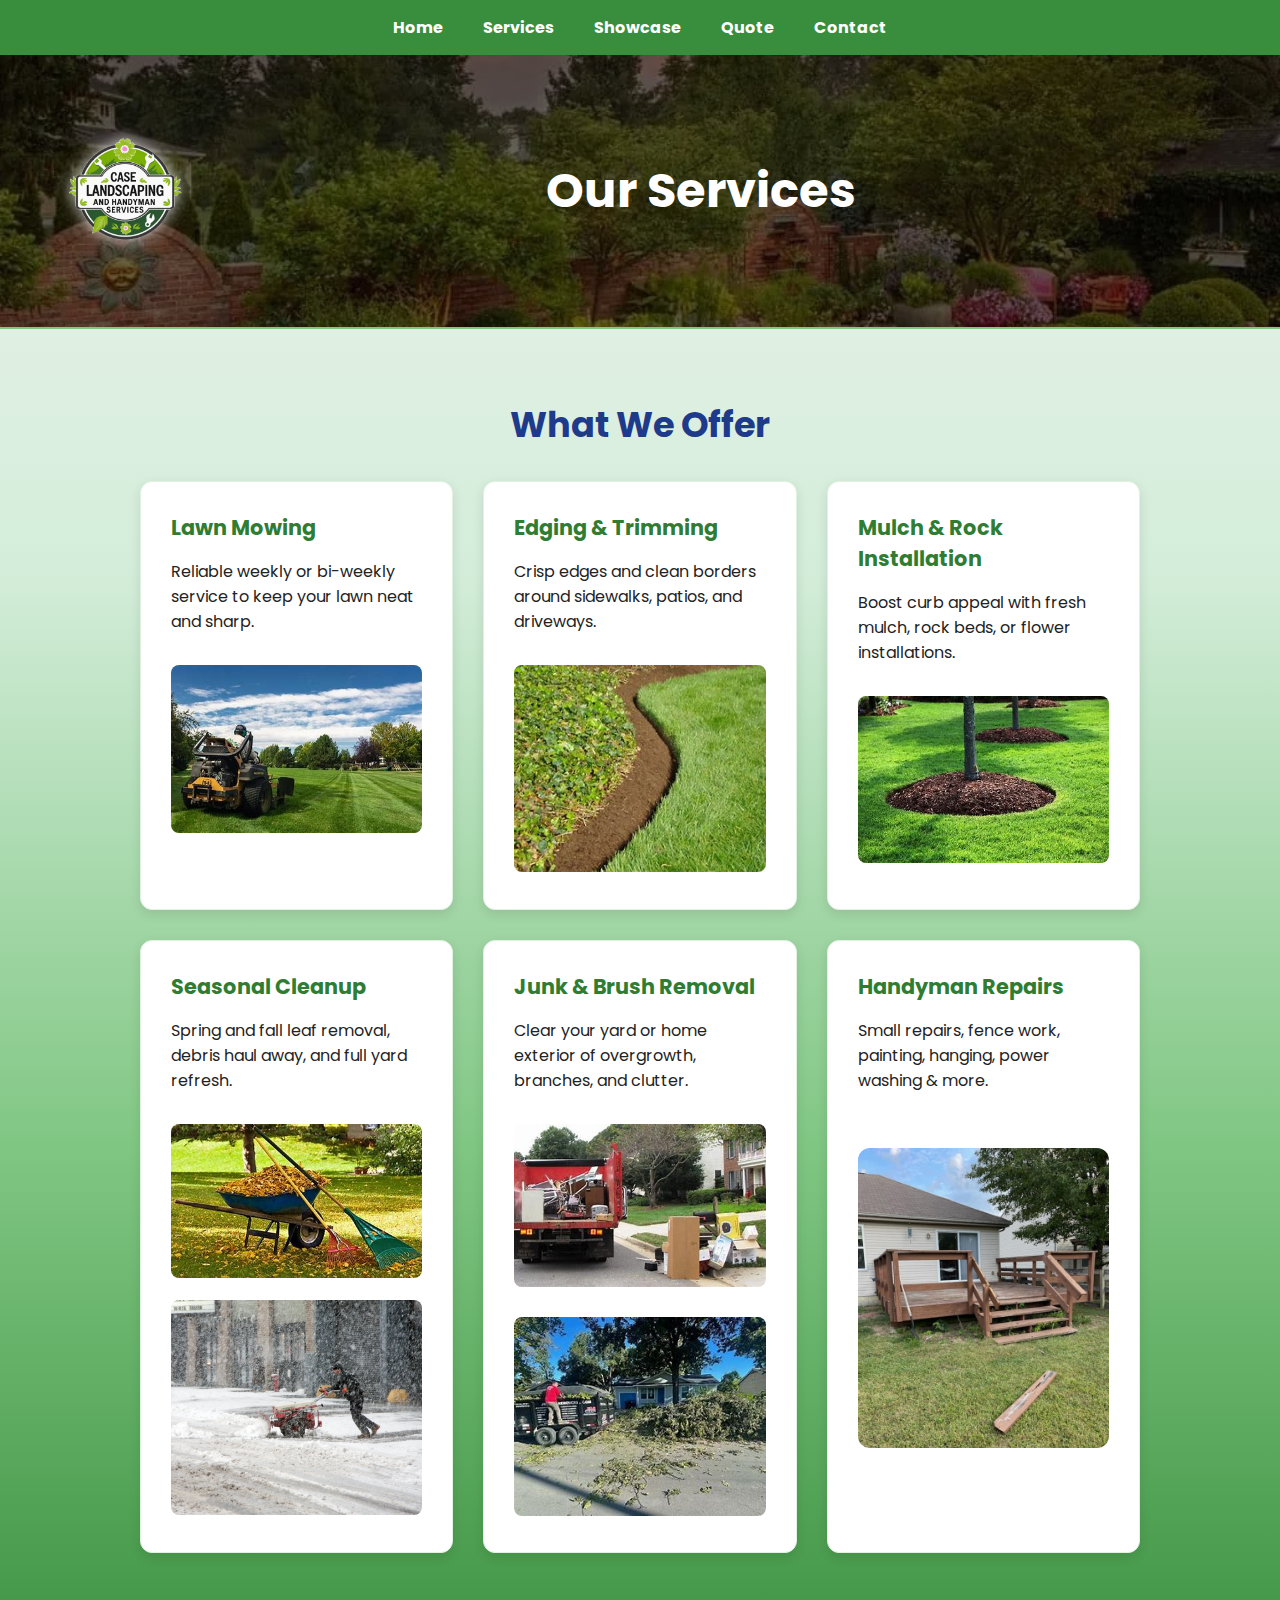
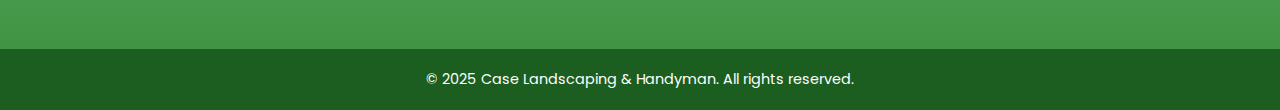
<file: services.html>
<!DOCTYPE html>
<html lang="en">
<head>
    <meta charset="UTF-8" />
    <meta name="viewport" content="width=device-width, initial-scale=1.0" />
    <title>Our Services - Case Landscaping & Handyman</title>
    <link href="https://fonts.googleapis.com/css2?family=Poppins:wght@400;700&display=swap" rel="stylesheet">
    <style>
        body {
            font-family: 'Poppins', sans-serif;
            margin: 0;
            background: linear-gradient(to bottom, #f0f4f0, #d4edda, #81c784, #388e3c);
            color: #222;
        }

        nav {
            display: flex;
            flex-wrap: wrap;
            justify-content: center;
            background: #388e3c;
        }

        nav a {
            color: white;
            padding: 15px 20px;
            text-decoration: none;
            font-weight: bold;
            transition: background 0.3s;
        }

        nav a:hover {
            background: #2e7d32;
        }

        header {
            background: linear-gradient(rgba(0,0,0,0.6), rgba(0,0,0,0.6)),
                        url('heading.jpg') center/cover no-repeat;
            color: #fff;
            padding: 100px 20px;
            text-align: center;
            border-bottom: 2px solid #81c784;
            position: relative;
        }

        header h1 {
            margin: 0;
            font-size: 3em;
            color: #fff;
            display: inline-block;
            vertical-align: middle;
            margin-left: 120px;
        }

        .logo-header {
            position: absolute;
            left: 50px;
            top: 50%;
            transform: translateY(-50%);
            height: 150px;
            width: auto;
            filter: drop-shadow(0 0 8px rgba(255, 255, 255, 0.8));
        }


        section {
            padding: 40px 20px;
            max-width: 1000px;
            margin: auto;
        }

        section h2 {
            text-align: center;
            margin-bottom: 30px;
            color: #1e3a8a;
            font-size: 2.2em;
        }

        ul {
            list-style: none;
            padding: 0;
            display: grid;
            grid-template-columns: repeat(auto-fit, minmax(280px, 1fr));
            gap: 30px;
        }

        li {
            background: #fff;
            padding: 30px;
            border-radius: 12px;
            box-shadow: 0 4px 12px rgba(0,0,0,0.1);
            transition: transform 0.2s ease-in-out, box-shadow 0.2s ease-in-out;
            border: 1px solid #e0f2e0;
            position: relative;
        }

        li:hover {
            transform: translateY(-5px);
            box-shadow: 0 6px 18px rgba(0,0,0,0.15);
        }

        li strong {
            color: #2e7d32;
            font-size: 1.3em;
            margin-bottom: 10px;
            display: block;
        }

        li img {
            max-width: 100%;
            border-radius: 8px;
            margin-top: 15px;
        }

        .service-image {
            width: 100%;
            height: auto;
            border-radius: 8px;
            object-fit: cover;
        }

        .handyman-repairs {
            display: flex;
            overflow-x: auto;
            gap: 20px;
            padding-top: 20px;
            margin-top: 20px;
            overflow: hidden;
            scroll-snap-type: x mandatory;
            -webkit-overflow-scrolling: touch;
            scroll-behavior: smooth;
            position: relative;
        }

        .handyman-repairs img {
            width: 300px;
            height: 300px;
            object-fit: cover;
            border-radius: 12px;
            flex-shrink: 0;
            scroll-snap-align: start;
            margin-right: 0;
        }


        .junk-brush-images {
            display: flex;
            flex-direction: column;
            gap: 15px;
            margin-top: 15px;
        }
        .junk-brush-images img{
            width: 100%;
            height: auto;
            border-radius: 8px;
            object-fit: cover;
        }

        footer {
            background: #1b5e20;
            color: white;
            text-align: center;
            padding: 20px;
            font-size: 0.9em;
            margin-top: 40px;
        }
        /* Back to Top Button CSS */
        #backToTopBtn {
            display: none; /* Hidden by default */
            position: fixed; /* Fixed positioning relative to the viewport */
            bottom: 20px;
            right: 20px;
            z-index: 99; /* Ensure it's on top of other elements */
            border: none;
            outline: none;
            background-color: #388e3c; /* Theme color (like your nav background) */
            color: white;
            cursor: pointer;
            padding: 10px 15px;
            border-radius: 5px;
            font-size: 1.2em;
            transition: background-color 0.3s ease;
        }

        #backToTopBtn:hover {
            background-color: #2e7d32; /* Darker shade on hover */
        }
         @media (max-width: 768px) {
            .logo-header{
                height: 120px;
                left: 10px;
            }
            header h1{
                margin-left: 130px;
                font-size: 2.5em;
            }
        }
        @media (max-width: 480px){
            header h1{
                margin-left: 110px; /* Adjust to ensure it does not overlap logo */
                font-size: 2em;
            }
             section {
                padding: 20px 10px; /* Reduce padding on very small screens */
            }
            form {
                padding: 15px; /* Reduce form padding */
            }
        }
    </style>
    <script>
        document.addEventListener('DOMContentLoaded', function() {
            const handymanScroll = document.querySelector('.handyman-repairs');
            let scrollIntervalId;
            let isDragging = false;
            let startX;
            let imageCount = handymanScroll.querySelectorAll('img').length;
            let currentImageIndex = 0;
            let scrollTimer;
            let isScrolling = false;
            const scrollSpeed = 4000; // set static scroll speed

            function autoScroll() {
                if (!isDragging) {
                    const firstImage = handymanScroll.querySelector('img:nth-child(' + (currentImageIndex + 1) + ')');
                    // Check if firstImage is null
                    if (firstImage) {
                        const scrollAmount = firstImage.offsetWidth + 20;
                        handymanScroll.scrollLeft += scrollAmount;
                        currentImageIndex++;

                        if (currentImageIndex >= imageCount) {
                            currentImageIndex = 0;
                            handymanScroll.scrollLeft = 0;
                        }
                    }
                }
            }

            function startAutoScroll() {
                // Check if scrollIntervalId is already set to prevent multiple intervals
                if (!scrollIntervalId) {
                    scrollIntervalId = setInterval(autoScroll, scrollSpeed);
                }
            }

            function stopAutoScroll() {
                clearInterval(scrollIntervalId);
                scrollIntervalId = null; // Clear the interval ID
            }

            handymanScroll.addEventListener('mousedown', (e) => {
                isDragging = true;
                startX = e.pageX;
                stopAutoScroll();
                clearTimeout(scrollTimer);
                isScrolling = true;
            });

            handymanScroll.addEventListener('mousemove', (e) => {
                if (isDragging) {
                    const deltaX = e.pageX - startX;
                    handymanScroll.scrollLeft -= deltaX;
                    startX = e.pageX;
                }
            });

            handymanScroll.addEventListener('mouseup', () => {
                isDragging = false;
                startAutoScroll();
                isScrolling = false;
                scrollTimer = setTimeout(() => {
                    if (!isScrolling) {
                        startAutoScroll();
                    }
                }, 200);
            });

            handymanScroll.addEventListener('mouseleave', () => {
                isDragging = false;
                startAutoScroll();
                clearTimeout(scrollTimer);
                isScrolling = false;
            });

            handymanScroll.addEventListener('scroll', () => {
                clearTimeout(scrollTimer);
                isScrolling = true;
                scrollTimer = setTimeout(() => {
                    isScrolling = false;
                }, 500);
            });

            startAutoScroll();
        });

        //scroll to top
         function scrollToTop() {
            window.scrollTo({
                top: 0,
                behavior: 'smooth'
            });
        }

        window.onscroll = function() {scrollFunction()};

        function scrollFunction() {
            if (document.body.scrollTop > 20 || document.documentElement.scrollTop > 20) {
                document.getElementById("backToTopBtn").style.display = "block";
            } else {
                document.getElementById("backToTopBtn").style.display = "none";
            }
        }

    </script>
</head>
<body>
    <nav>
        <a href="index.html">Home</a>
        <a href="services.html">Services</a>
        <a href="gallery.html">Showcase</a>
        <a href="quote.html">Quote</a>
        <a href="contact.html">Contact</a>
    </nav>

    <header>
        <img src="logo.png" alt="Company Logo" class="logo-header">
        <h1>Our Services</h1>
    </header>

    <section>
        <h2>What We Offer</h2>
        <ul>
            <li>
                <strong>Lawn Mowing</strong>
                <p>Reliable weekly or bi-weekly service to keep your lawn neat and sharp.</p>
                <img src="services_mowing.jpg" alt="Lawn Mowing" class="service-image">
            </li>
            <li>
                <strong>Edging & Trimming</strong>
                <p>Crisp edges and clean borders around sidewalks, patios, and driveways.</p>
                <img src="services_edging.jpg" alt="Edging & Trimming" class="service-image">
            </li>
            <li>
                <strong>Mulch & Rock Installation</strong>
                <p>Boost curb appeal with fresh mulch, rock beds, or flower installations.</p>
                <img src="services_mulch.jpg" alt="Mulch & Rock Installation" class="service-image">
            </li>
            <li>
                <strong>Seasonal Cleanup</strong>
                <p>Spring and fall leaf removal, debris haul away, and full yard refresh.</p>
                <img src="services_seasonal.jpg" alt="Seasonal Cleanup" class="service-image">
                <img src="services_seasonal2.jpg" alt="Seasonal Cleanup 2" class="service-image">
            </li>
            <li>
                <strong>Junk & Brush Removal</strong>
                <p>Clear your yard or home exterior of overgrowth, branches, and clutter.</p>
                <div class="junk-brush-images">
                    <img src="services_junk.jpg" alt="Junk Removal" >
                    <img src="services_brush.jpg" alt="Brush Removal" >
                </div>
            </li>
             <li>
                <strong>Handyman Repairs</strong>
                <p>Small repairs, fence work, painting, hanging, power washing & more.</p>
                <div class="handyman-repairs">
                    <img src="services_handyman1.jpg" alt="Handyman Repair 1">
                    <img src="services_handyman2.jpg" alt="Handyman Repair 2">
                    <img src="services_handyman3.jpg" alt="Handyman Repair 3">
                    <img src="services_handyman4.jpg" alt="Handyman Repair 4">
                    <img src="services_handyman5.jpg" alt="Handyman Repair 5">
                    <img src="services_handyman6.jpg" alt="Handyman Repair 6">
                    <img src="services_handyman7.jpg" alt="Handyman Repair 7">
                    <img src="services_handyman8.jpg" alt="Handyman Repair 8">
                </div>
            </li>
        </ul>
        <button onclick="scrollToTop()" id="backToTopBtn" title="Go to top">^</button>
    </section>

    <footer>
        &copy; 2025 Case Landscaping & Handyman. All rights reserved.
    </footer>
</body>
</html>
</file>
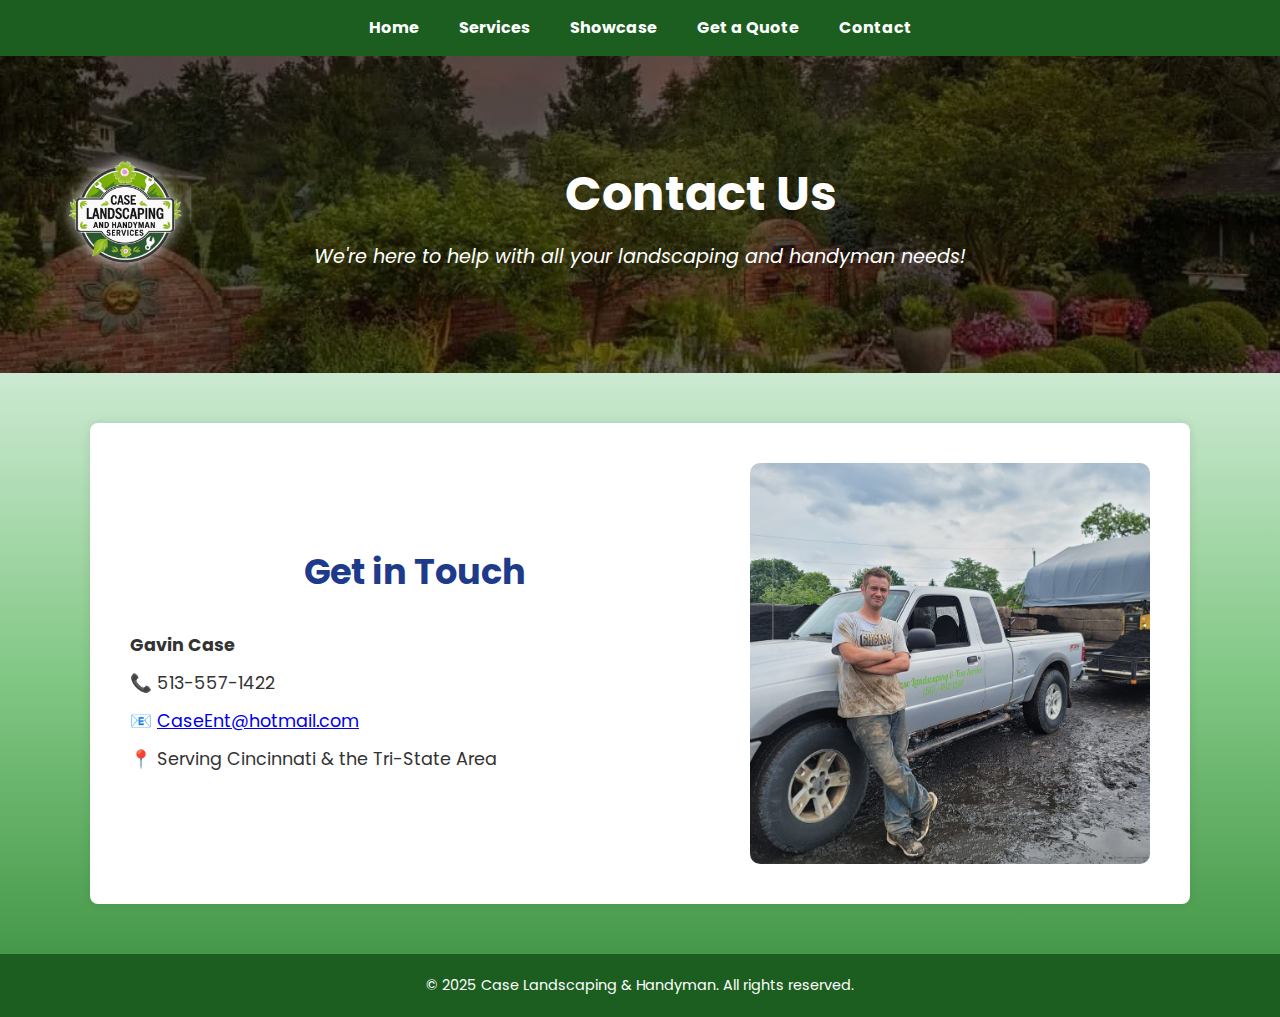
<file: CaseLandscaping/contact.html>
<!DOCTYPE html>
<html lang="en">
<head>
    <meta charset="UTF-8" />
    <meta name="viewport" content="width=device-width, initial-scale=1.0"/>
    <title>Contact - Case Landscaping & Handyman</title>
    <link href="https://fonts.googleapis.com/css2?family=Poppins:wght@400;700&display=swap" rel="stylesheet">
    <style>
        * {
            box-sizing: border-box;
            margin: 0;
            padding: 0;
        }

        body {
            font-family: 'Poppins', sans-serif;
            line-height: 1.6;
            background: linear-gradient(to bottom, #f0f4f0, #d4edda, #81c784, #388e3c);
            color: #333;
        }

        nav {
            background: #1b5e20;
            display: flex;
            justify-content: center;
            flex-wrap: wrap;
            position: sticky;
            top: 0;
            z-index: 1000;
        }

        nav a {
            color: white;
            padding: 15px 20px;
            text-decoration: none;
            font-weight: bold;
            transition: background 0.3s;
        }

        nav a:hover {
            background: #2e7d32;
        }

        header {
            background: linear-gradient(rgba(0,0,0,0.6), rgba(0,0,0,0.6)),
                        url('heading.jpg') center/cover no-repeat;
            color: #fff;
            padding: 100px 20px;
            text-align: center;
            position: relative;
        }

        header h1 {
            font-size: 3em;
            margin-bottom: 10px;
            display: inline-block;
            vertical-align: middle;
            margin-left: 120px;
        }

        header p {
            font-size: 1.2em;
            font-style: italic;
        }

        .contact {
            max-width: 1100px;
            margin: 50px auto;
            background: white;
            padding: 40px;
            border-radius: 8px;
            box-shadow: 0 0 10px rgba(0, 0, 0, 0.1);
            display: flex;
            align-items: center; /* Vertically align items */
            gap: 50px; /* Space between image and text */
        }

        .contact h2 {
            text-align: center;
            color: #1e3a8a;
            margin-bottom: 30px;
            font-size: 2.2em;
        }

        .contact-info {
           flex: 1; /* Allow text to take up available space */
            margin-left: 0;
        }

        .contact-info p{
            margin: 10px 0;
            font-size: 1.1em;
        }

        .contact img {
            width: 400px; /* Adjust as needed */
            height: auto;
            border-radius: 10px;
            order: 2;
        }
        .logo-header {
            position: absolute;
            left: 50px;
            top: 50%;
            transform: translateY(-50%);
            height: 150px;
            width: auto;
            filter: drop-shadow(0 0 8px rgba(255, 255, 255, 0.8));
        }

        footer {
            background: #1b5e20;
            color: white;
            text-align: center;
            padding: 20px 10px;
            font-size: 0.9em;
            margin-top: 40px;
        }
        #backToTopBtn {
            display: none; /* Hidden by default */
            position: fixed; /* Fixed positioning relative to the viewport */
            bottom: 20px;
            right: 20px;
            z-index: 99; /* Ensure it's on top of other elements */
            border: none;
            outline: none;
            background-color: #388e3c; /* Theme color (like your nav background) */
            color: white;
            cursor: pointer;
            padding: 10px 15px;
            border-radius: 5px;
            font-size: 1.2em;
            transition: background-color 0.3s ease;
        }

        #backToTopBtn:hover {
            background-color: #2e7d32; /* Darker shade on hover */
        }

        @media (max-width: 768px) {
        .contact {
            flex-direction: column;
            text-align: center;
        }
        .contact img{
            order: 0;
            width: 90%;
            max-width: 400px;
        }
        .logo-header{
            height: 120px;
            left: 10px;
        }
        header h1{
            margin-left: 130px;
            font-size: 2.5em;
        }
    }
    @media (max-width: 480px){
        header h1{
            margin-left: 110px;
            font-size: 2em;
        }
        .contact{
            padding: 20px;
        }
    }
    </style>
</head>
<body>

    <nav>
        <a href="index.html">Home</a>
        <a href="services.html">Services</a>
        <a href="gallery.html">Showcase</a>
        <a href="quote.html">Get a Quote</a>
        <a href="contact.html">Contact</a>
    </nav>

    <header>
        <img src="logo.png" alt="Company Logo" class="logo-header">
        <h1>Contact Us</h1>
        <p>We're here to help with all your landscaping and handyman needs!</p>
    </header>

    <div class="contact">
        <div class = "contact-info">
            <h2>Get in Touch</h2>
            <p><strong>Gavin Case</strong></p>
            <p>📞 513-557-1422</p>
            <p>📧 <a href="mailto:CaseEnt@hotmail.com">CaseEnt@hotmail.com</a></p>
            <p>📍 Serving Cincinnati & the Tri-State Area</p>
        </div>
        <img src="contact_photo.jpg" alt="Contact Person">
    </div>

    <footer>
        &copy; 2025 Case Landscaping & Handyman. All rights reserved.
    </footer>
    <button onclick="scrollToTop()" id="backToTopBtn" title="Go to top">^</button>

    <script>
        // JavaScript function to scroll to the top of the page
        function scrollToTop() {
            window.scrollTo({
                top: 0,
                behavior: 'smooth' // Optional: adds smooth scrolling animation
            });
        }

        // Show/hide the button based on scroll position
        window.onscroll = function() {scrollFunction()};

        function scrollFunction() {
            if (document.body.scrollTop > 20 || document.documentElement.scrollTop > 20) {
                document.getElementById("backToTopBtn").style.display = "block";
            } else {
                document.getElementById("backToTopBtn").style.display = "none";
            }
        }
    </script>
</body>
</html>
</file>
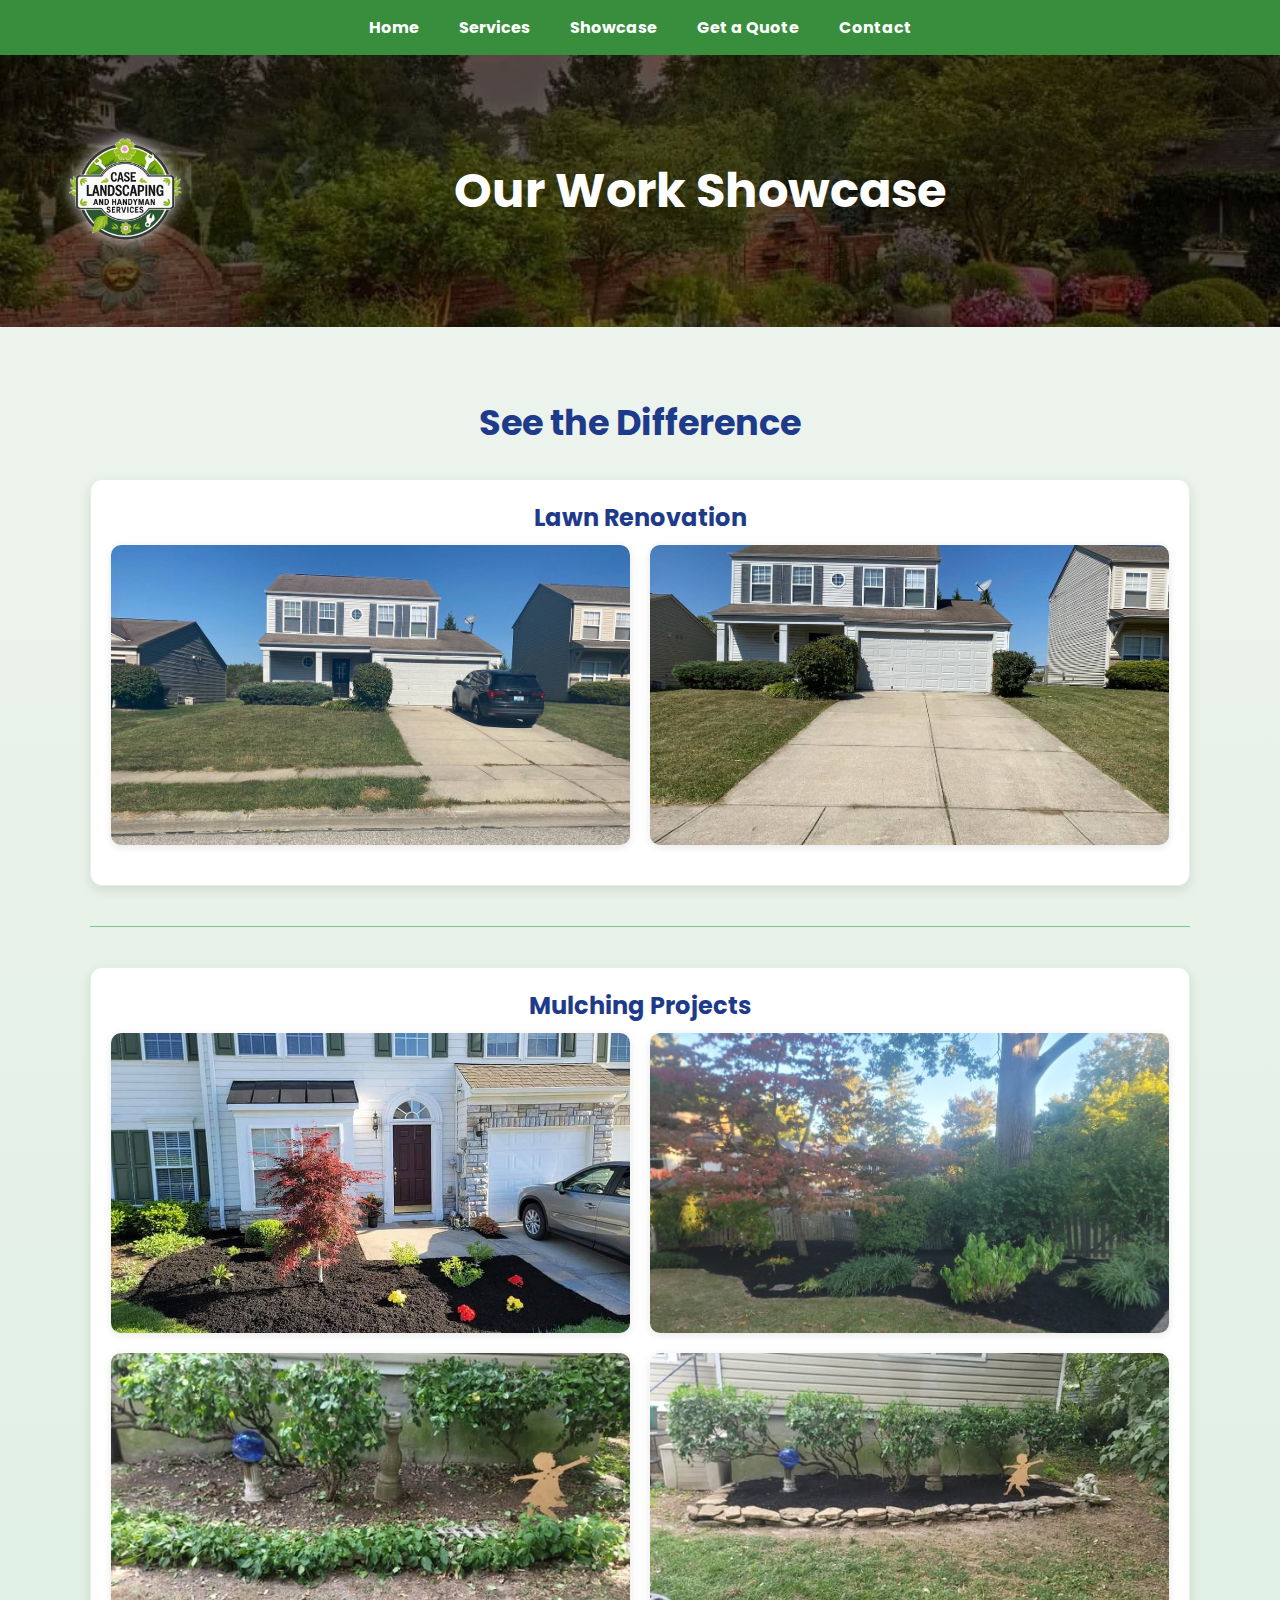
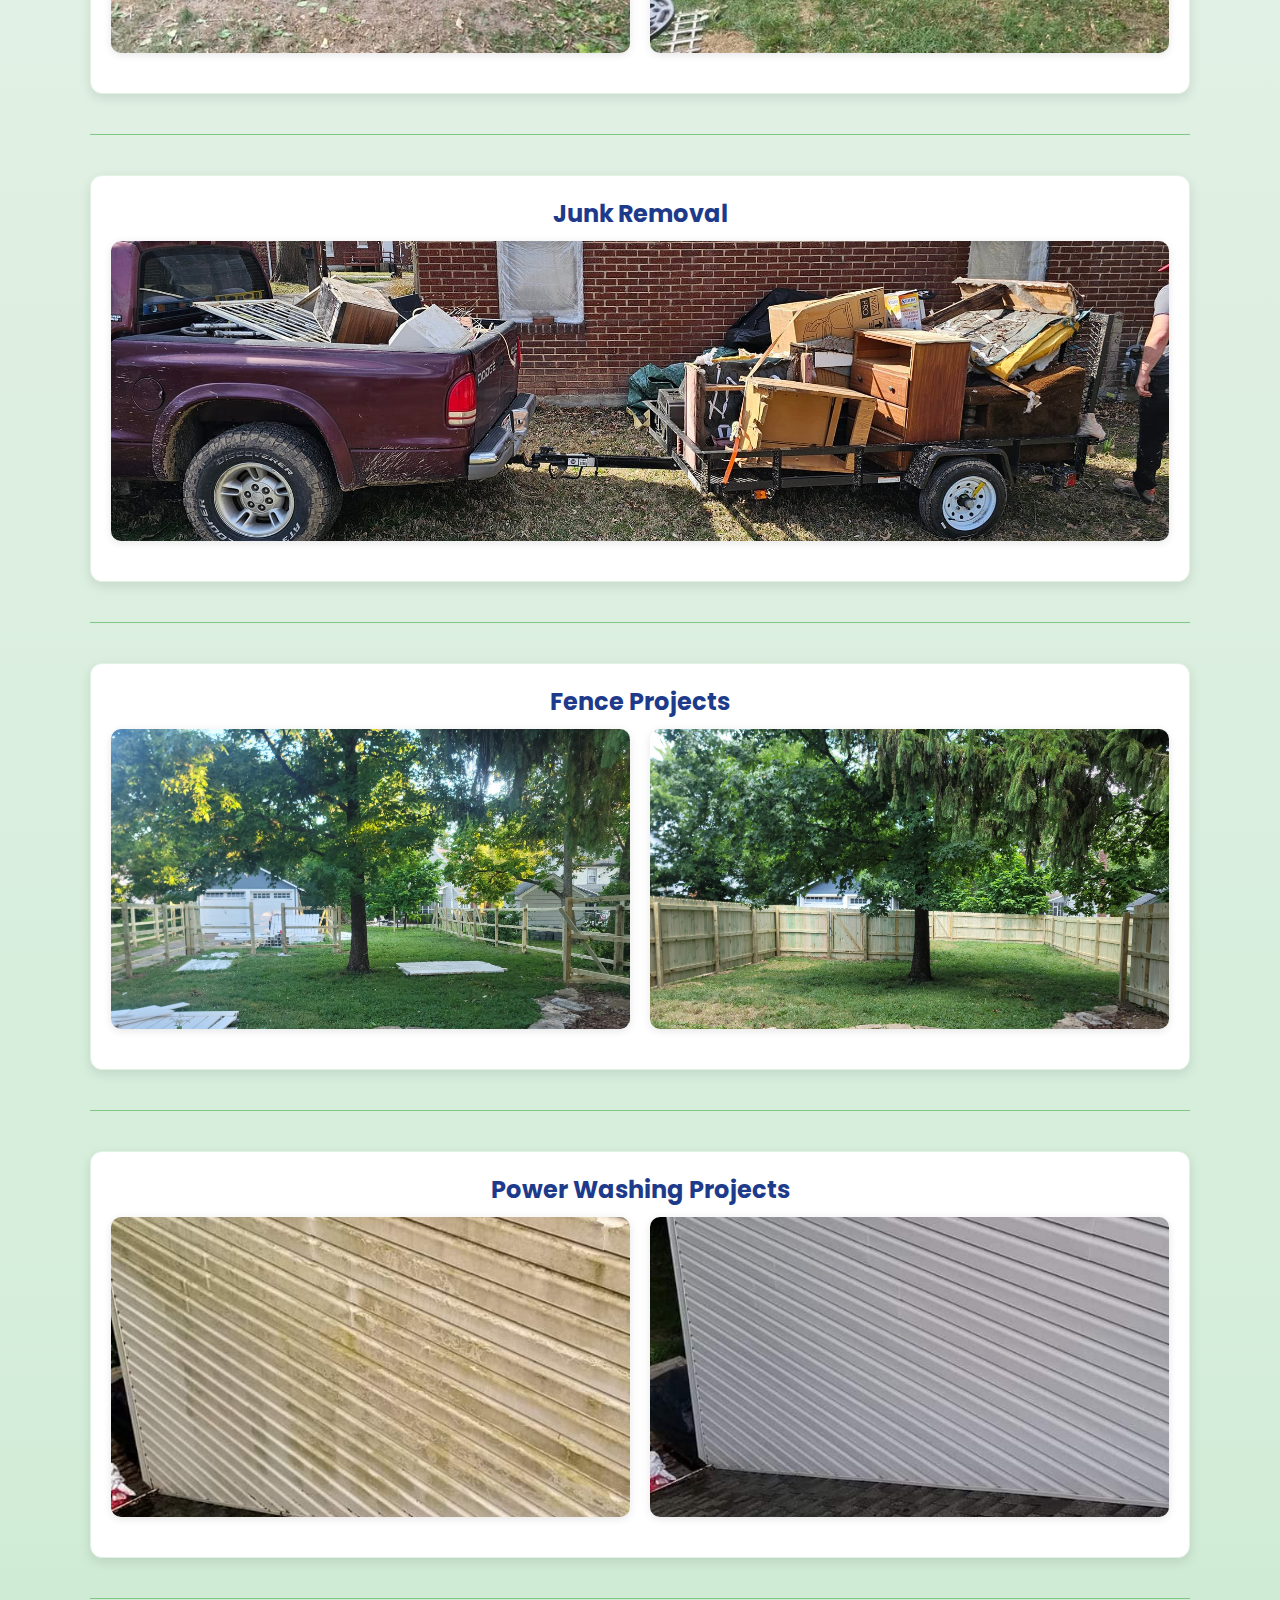
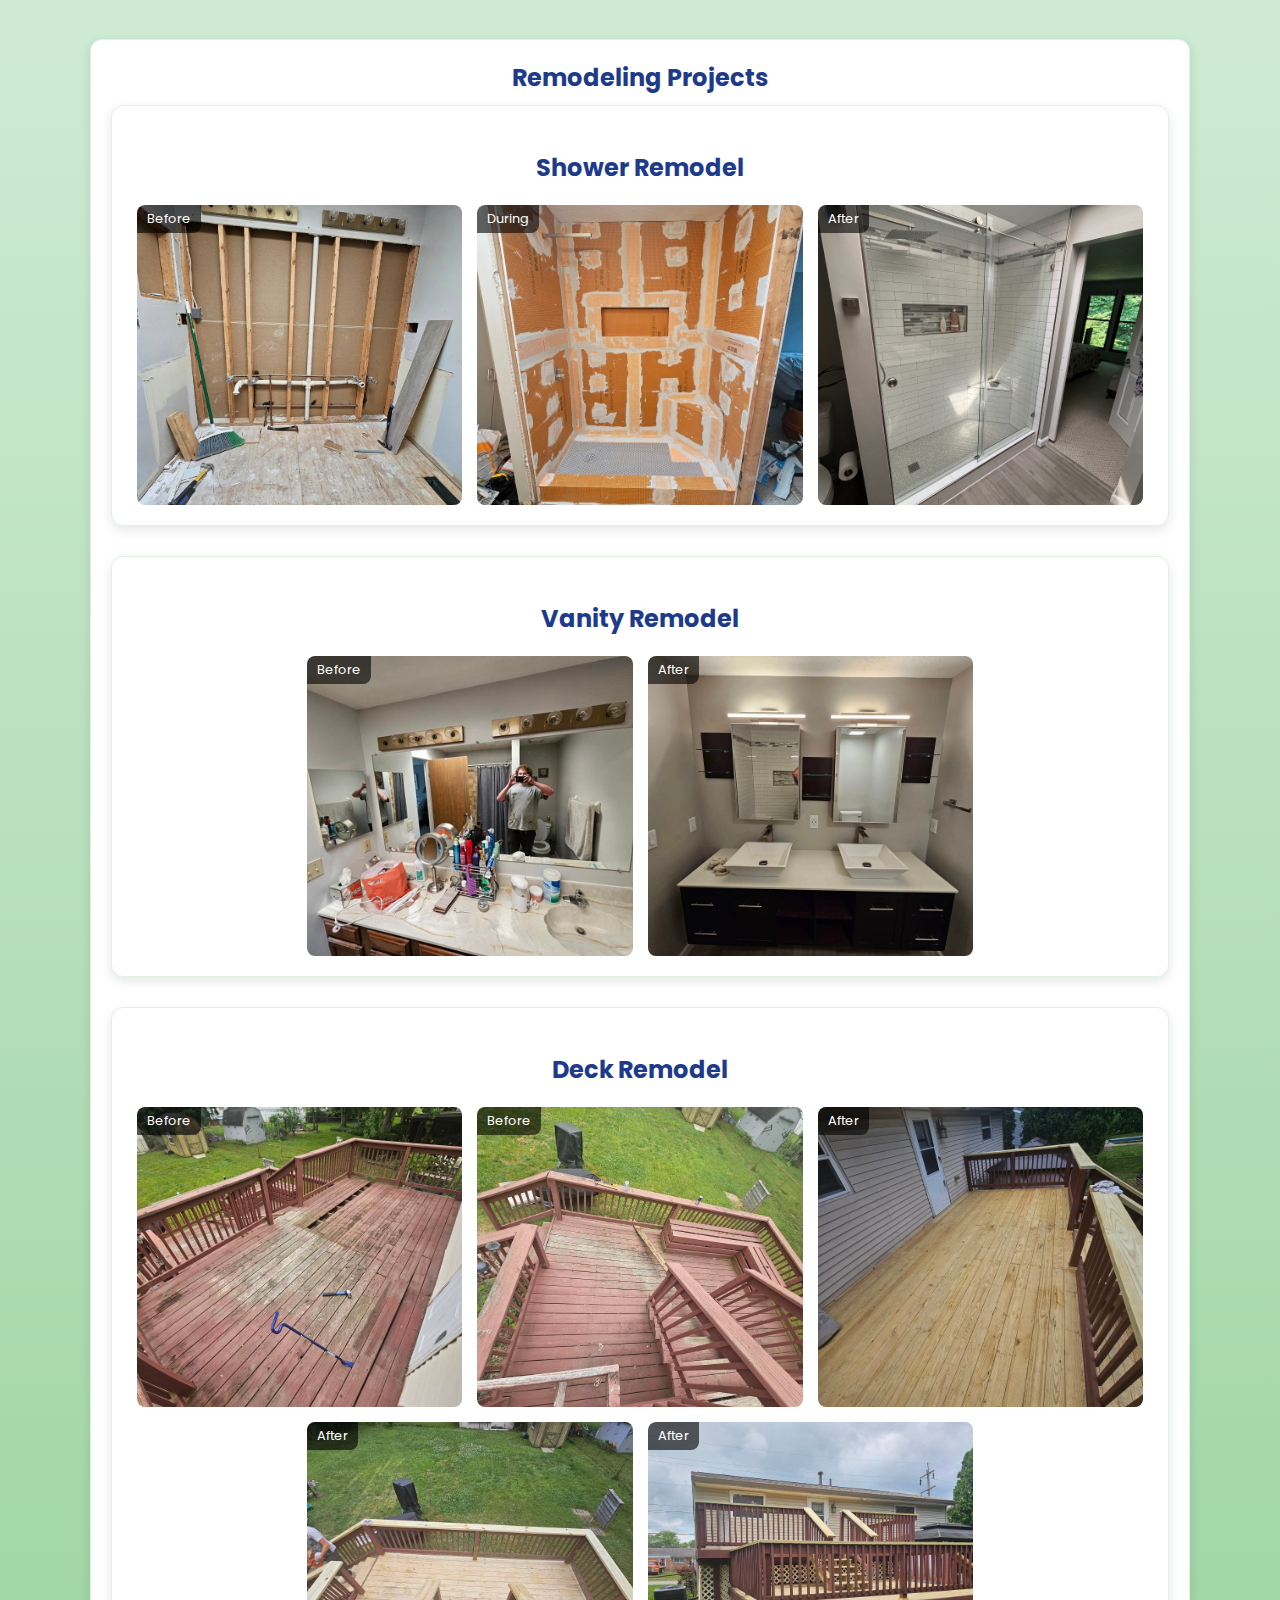
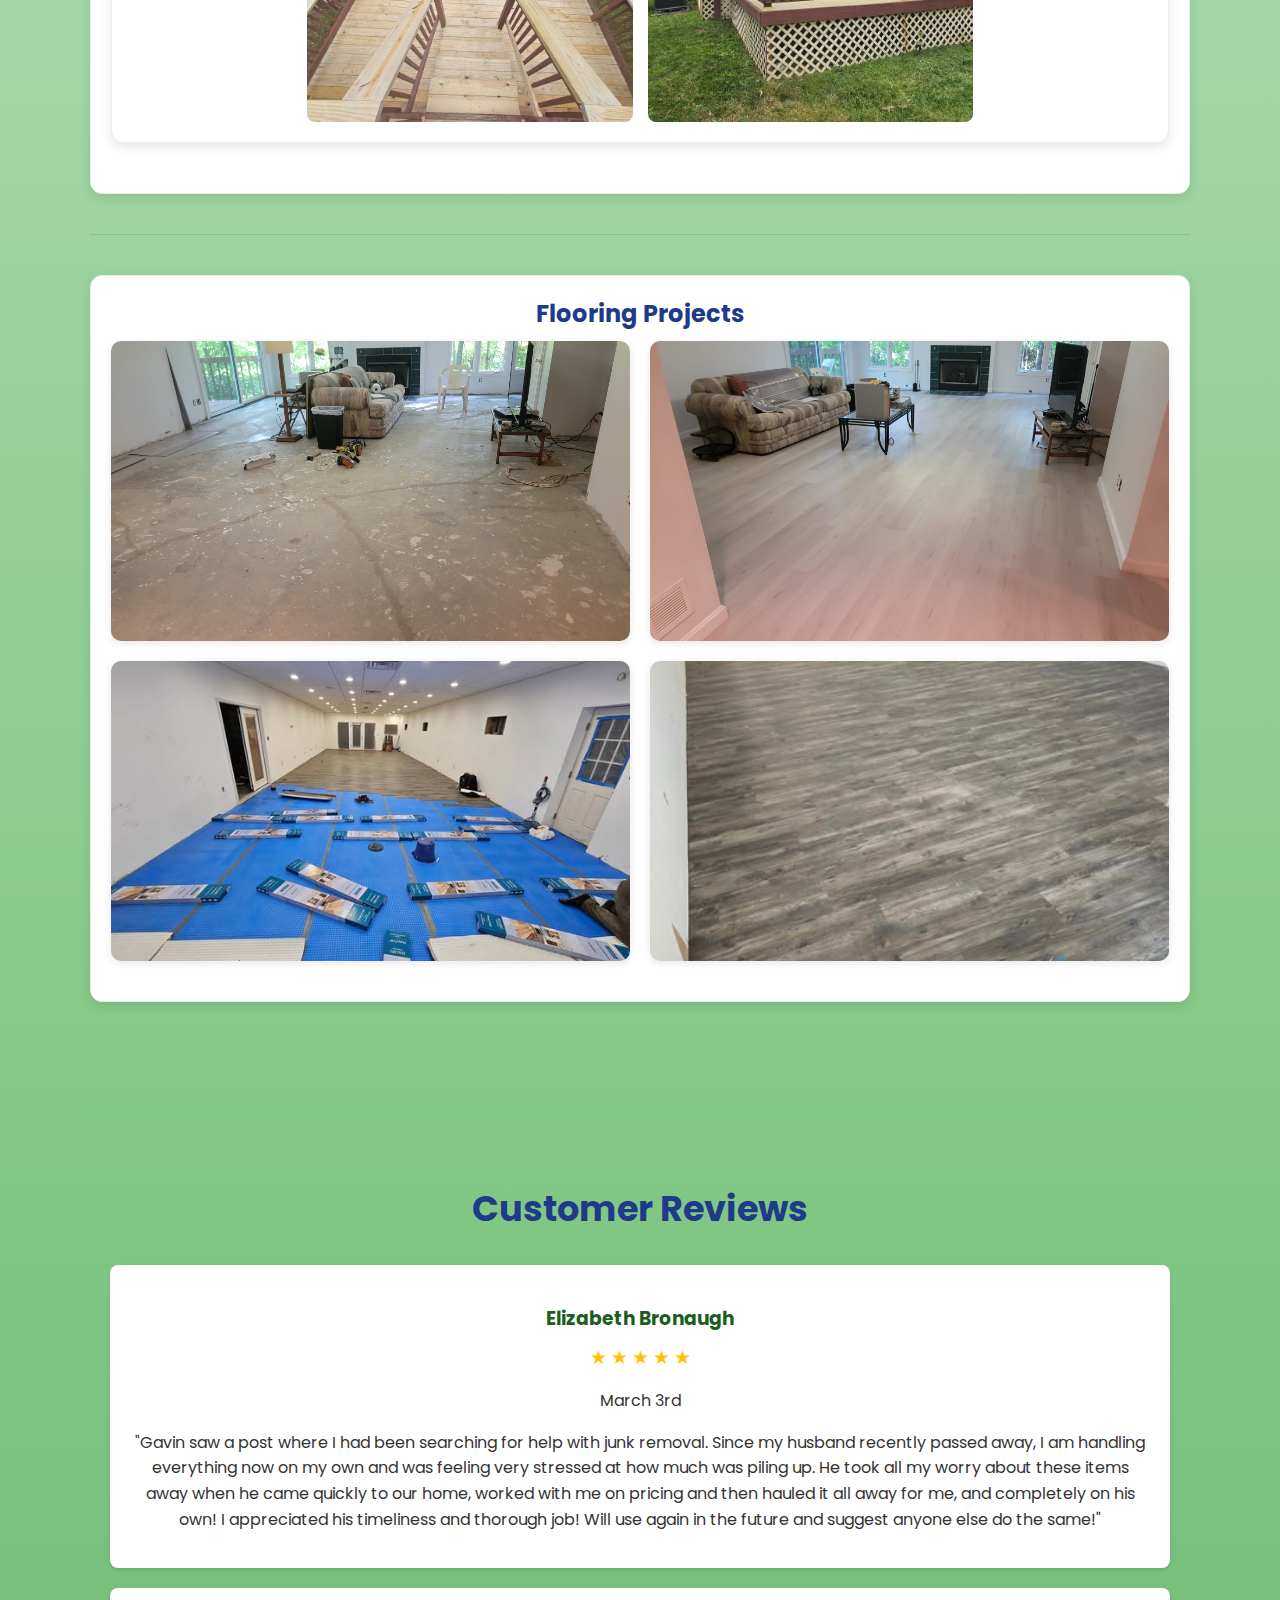
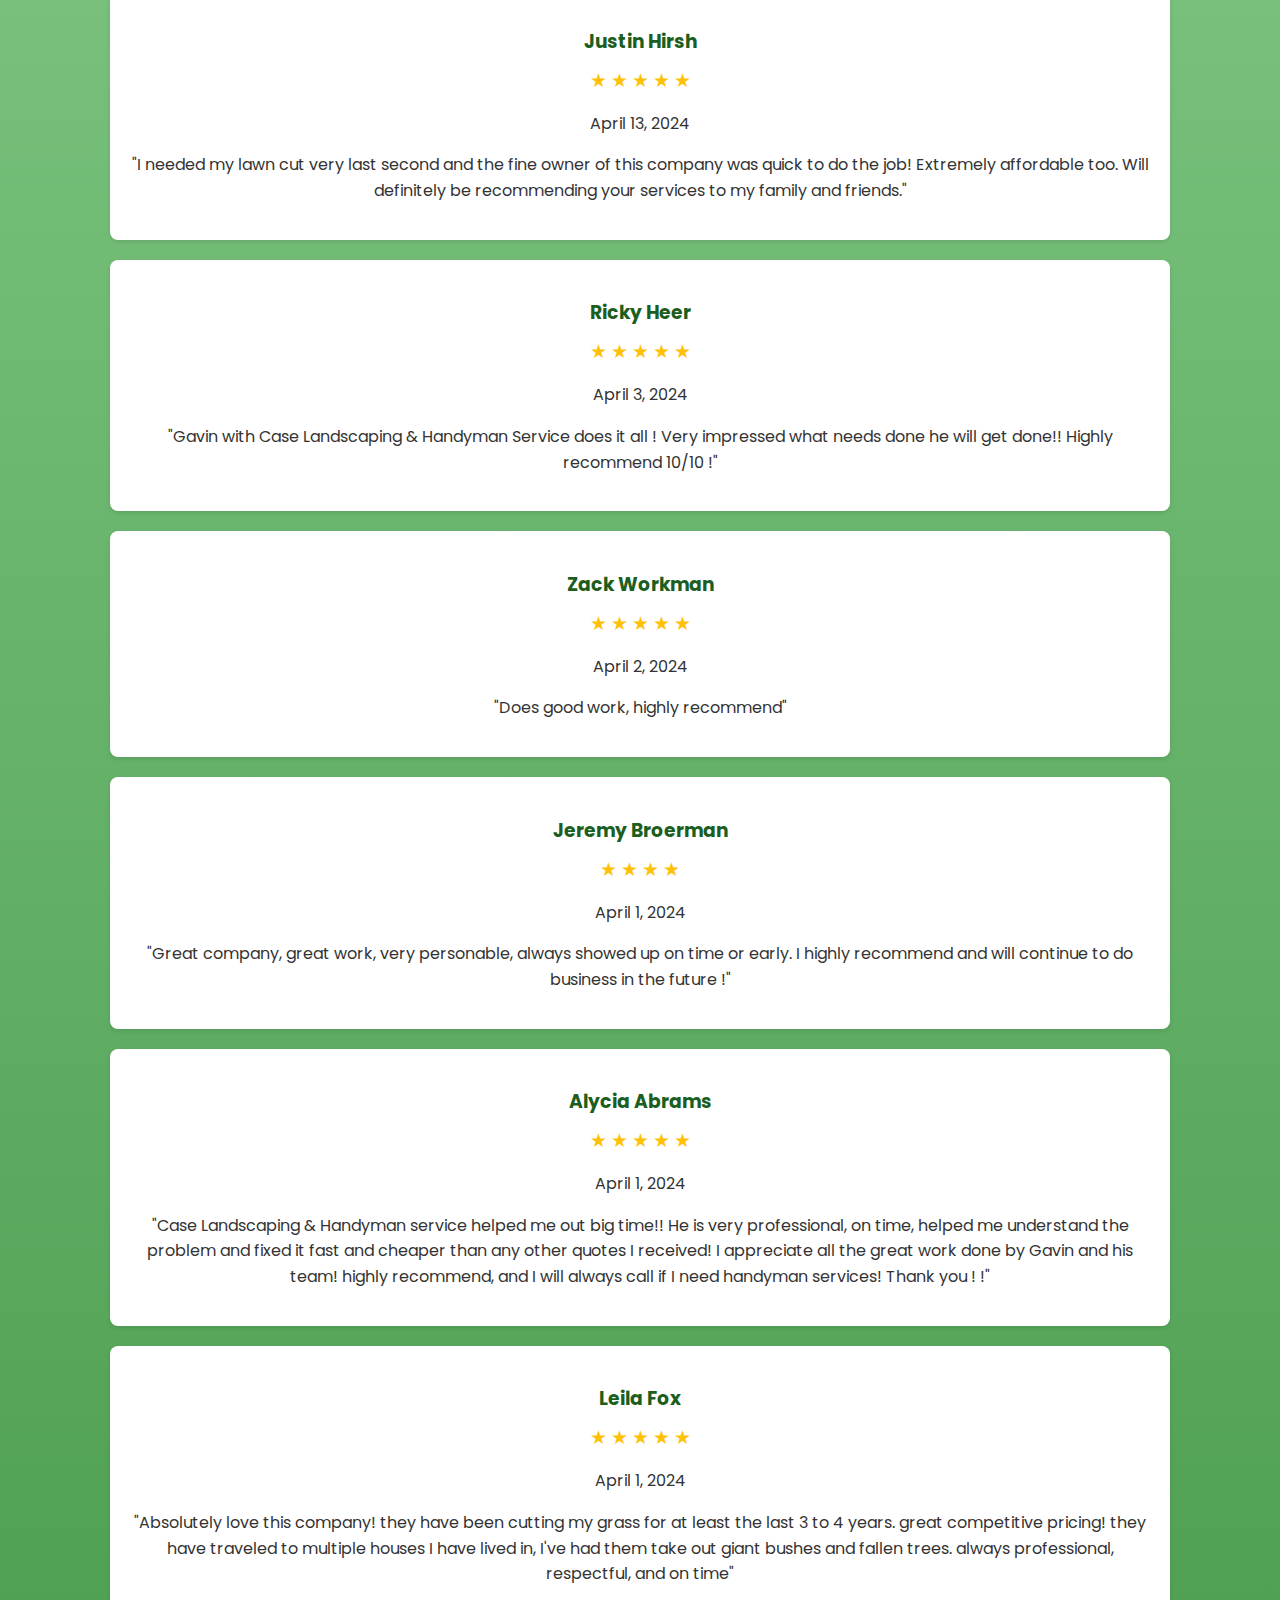
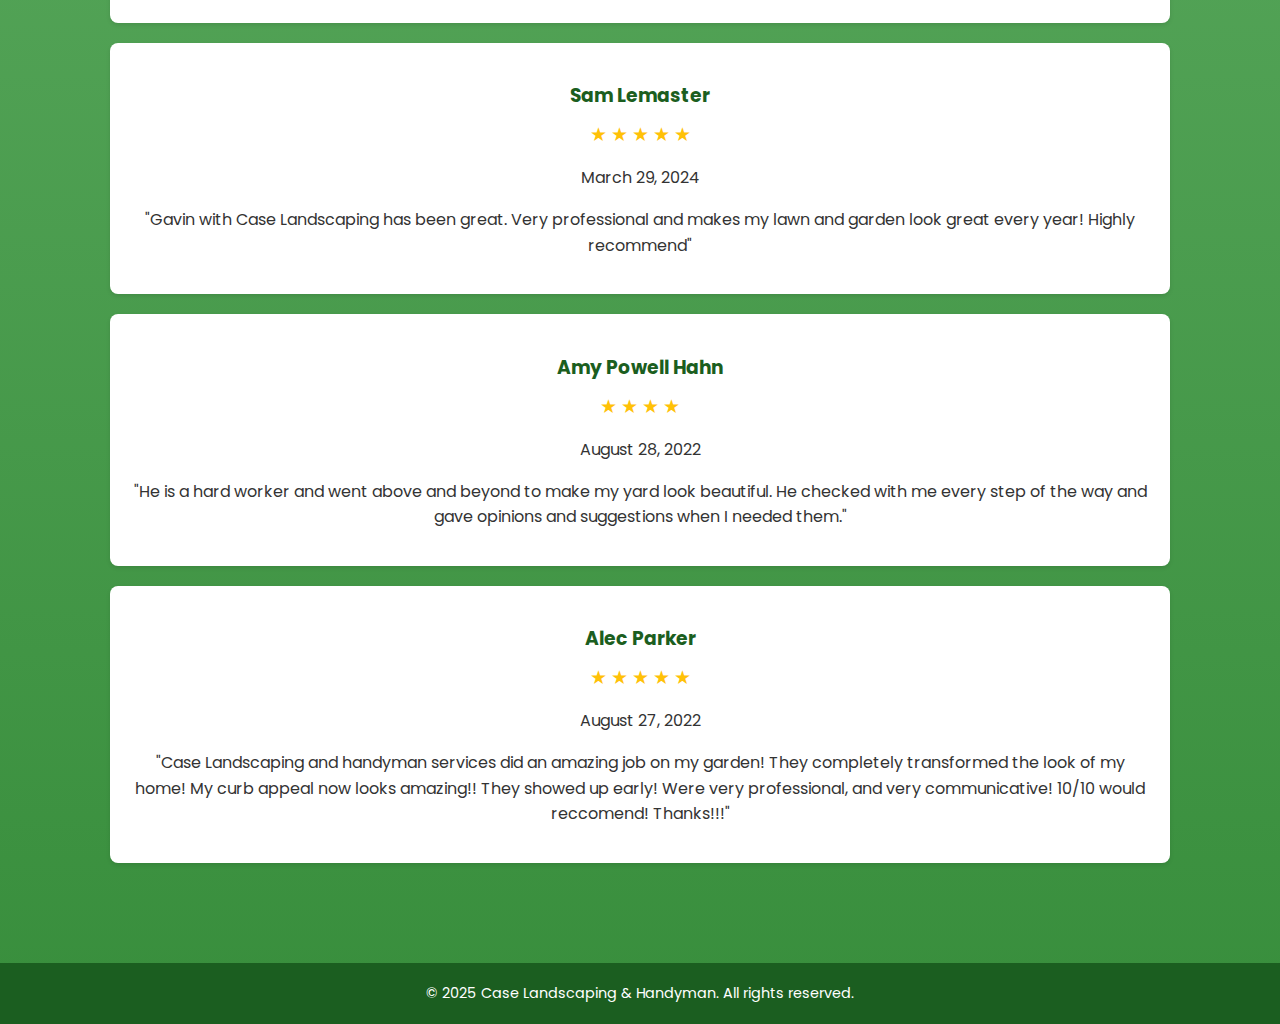
<file: CaseLandscaping/gallery.html>
<!DOCTYPE html>
<html lang="en">
<head>
    <meta charset="UTF-8" />
    <meta name="viewport" content="width=device-width, initial-scale=1.0" />
    <title>Showcase - Case Landscaping & Handyman</title>
    <link href="https://fonts.googleapis.com/css2?family=Poppins:wght@400;700&display=swap" rel="stylesheet">
    <style>
        body {
            font-family: 'Poppins', sans-serif;
            margin: 0;
            background: linear-gradient(to bottom, #f0f4f0, #d4edda, #81c784, #388e3c);
            color: #222;
        }

        nav {
            display: flex;
            flex-wrap: wrap;
            justify-content: center;
            background: #388e3c;
        }

        nav a {
            color: white;
            padding: 15px 20px;
            text-decoration: none;
            font-weight: bold;
            transition: background 0.3s;
        }

        nav a:hover {
            background: #2e7d32;
        }

        header {
            background: linear-gradient(rgba(0,0,0,0.6), rgba(0,0,0,0.6)),
                        url('heading.jpg') center/cover no-repeat;
            color: #fff;
            padding: 100px 20px;
            text-align: center;
            position: relative;
        }

        header h1 {
            margin: 0;
            font-size: 3em;
            color: #fff;
            display: inline-block;
            vertical-align: middle;
            margin-left: 120px;
        }

        .logo-header {
            position: absolute;
            left: 50px;
            top: 50%;
            transform: translateY(-50%);
            height: 150px;
            width: auto;
            filter: drop-shadow(0 0 8px rgba(255, 255, 255, 0.8));
        }

        section {
            padding: 40px 20px;
            max-width: 1100px;
            margin: auto;
            text-align: center;
        }

        section h2 {
            text-align: center;
            margin-bottom: 30px;
            color: #1e3a8a;
            font-size: 2.2em;
        }

        .gallery-grid {
            display: grid;
            grid-template-columns: repeat(2, 1fr);
            gap: 20px;
            margin-bottom: 20px;
        }

        .gallery-grid img {
            width: 100%;
            height: 300px;
            object-fit: cover;
            border-radius: 10px;
            box-shadow: 0 2px 8px rgba(0,0,0,0.1);
        }

        .review-box {
            background-color: #fff;
            padding: 20px;
            margin-bottom: 20px;
            border-radius: 8px;
            box-shadow: 0 2px 4px rgba(0, 0, 0, 0.1);
            animation: float 5s infinite;
            margin: 20px;
        }

        .review-box h3 {
            color: #1b5e20;
            margin-bottom: 10px;
        }

        .review-box p {
            color: #333;
            line-height: 1.6;
        }

        footer {
            background: #1b5e20;
            color: white;
            text-align: center;
            padding: 20px;
            font-size: 0.9em;
            margin-top: 40px;
        }

        .gallery-section-title {
            text-align: center;
            font-size: 1.5em;
            color: #1e3a8a;
            margin-bottom: 10px;
            font-weight: bold;
        }

        .section-divider {
            border-top: 1px solid #81c784;
            margin-top: 40px;
            padding-top: 40px;
            width: 100%;
        }

        .image-section {
            display: flex;
            flex-direction: column;
            align-items: center;
            width: 100%;
        }

        .junk-removal-image {
            width: 100%;
            height: auto;
            max-height: 300px;
            object-fit: cover;
            border-radius: 10px;
            box-shadow: 0 2px 8px rgba(0,0,0,0.1);
        }

        @keyframes float {
            0% { transform: translateY(0); }
            50% { transform: translateY(-10px); }
            100% { transform: translateY(0); }
        }

        .star-rating {
            display: inline-block;
        }

        .star-rating span {
            color: #ffc107;
            font-size: 1.2em;
        }

        #backToTopBtn {
            display: none;
            position: fixed;
            bottom: 20px;
            right: 20px;
            z-index: 99;
            border: none;
            outline: none;
            background-color: #388e3c;
            color: white;
            cursor: pointer;
            padding: 10px 15px;
            border-radius: 5px;
            font-size: 1.2em;
            transition: background-color 0.3s ease;
        }

        #backToTopBtn:hover {
            background-color: #2e7d32;
        }

        @media (max-width: 768px) {
            .logo-header {
                height: 120px;
                left: 10px;
            }

            header h1 {
                margin-left: 130px;
                font-size: 2.5em;
            }

            .gallery-grid {
                grid-template-columns: 1fr;
            }
        }

        @media (max-width: 480px) {
            header h1 {
                margin-left: 110px;
                font-size: 2em;
            }

            section {
                padding: 20px 10px;
            }

            form {
                padding: 15px;
            }
        }

        /* New styles for remodeling sections */
        .remodel-section {
            background: #fff;
            padding: 20px;
            border-radius: 12px;
            box-shadow: 0 4px 12px rgba(0,0,0,0.1);
            margin-bottom: 30px;
            border: 1px solid #e0f2e0;
        }

        .remodel-section h3 {
            color: #1e3a8a;
            text-align: center;
            margin-bottom: 20px;
            font-size: 1.5em;
        }

        .remodel-images {
            display: flex;
            gap: 15px;
            justify-content: center;
            flex-wrap: wrap;
        }

       .remodel-images img {
            width: 100%;  /* Make images take up full width of their container */
            height: 300px; /* Fixed height for consistency */
            object-fit: cover;  /* Maintain aspect ratio; cover the container */
            border-radius: 8px;
        }

        .remodel-images .caption {
            text-align: center;
            font-size: 0.9em;
            color: #555;
            margin-top: 5px;
        }
        .deck-before-container {
            display: flex;
            justify-content: center;
            gap: 15px;
            width: 100%;
        }
        .deck-after-container{
            display: flex;
            justify-content: center;
            gap: 15px;
            width: 100%;
            flex-wrap: wrap;
        }
        .deck-after-container img{
           width: 100%;  /* Make images take up full width of their container */
            height: 300px; /* Fixed height for consistency */
            object-fit: cover;  /* Maintain aspect ratio; cover the container */
            border-radius: 8px;
        }
        /* general image container */
        .image-container {
            background: #fff;
            padding: 20px;
            border-radius: 12px;
            box-shadow: 0 4px 12px rgba(0,0,0,0.1);
            margin-bottom: 30px;
            border: 1px solid #e0f2e0;
        }
       .remodel-images-labeled {
            display: flex;
            gap: 15px;
            justify-content: center;
            flex-wrap: wrap;
        }

        .remodel-images-labeled div {
            width: 32%;
            height: 300px;
            overflow: hidden;
            border-radius: 8px;
            display: flex; /* Enable flexbox for vertical alignment */
            flex-direction: column;
            align-items: center; /* Center items horizontally */
            position: relative;
        }

        .remodel-images-labeled img {
            width: 100%;
            height: 100%;
            object-fit: cover;
        }

        .remodel-images-labeled .caption {
            text-align: center;
            font-size: 0.9em;
            color: #555;
            margin-top: 5px;
        }
        .remodel-images-labeled .label{
            position: absolute;
            top: 0;
            left: 0;
            background-color: rgba(0, 0, 0, 0.6);
            color: white;
            padding: 5px 10px;
            border-radius: 8px 0 8px 0;
            font-size: 0.8em;
        }

    </style>
</head>
<body>
    <nav>
        <a href="index.html">Home</a>
        <a href="services.html">Services</a>
        <a href="gallery.html">Showcase</a>
        <a href="quote.html">Get a Quote</a>
        <a href="contact.html">Contact</a>
    </nav>

    <header>
        <img src="logo.png" alt="Company Logo" class="logo-header">
        <h1>Our Work Showcase</h1>
    </header>

    <section>
        <h2>See the Difference</h2>
        <div class="image-container">
            <div class="gallery-section-title">Lawn Renovation</div>
            <div class="gallery-grid">
                <img src="showcase_before.jpg" alt="Before Lawn Work">
                <img src="showcase_after.jpg" alt="After Lawn Work">
            </div>
        </div>
        <div class="section-divider"></div>
        <div class="image-container">
            <div class="gallery-section-title">Mulching Projects</div>
            <div class="gallery-grid">
                <img src="showcase_mulch1.jpg" alt="Mulch Project">
                <img src="showcase_mulch2.jpg" alt="Mulch Project">
                <img src="showcase_mulch3.jpg" alt="Mulch Project">
                <img src="showcase_mulch4.jpg" alt="Mulch Project">
            </div>
        </div>
        <div class="section-divider"></div>
        <div class="image-container">
            <div class="gallery-section-title">Junk Removal</div>
            <div class="gallery-grid" style="grid-template-columns: 1fr;">
                <img src="showcase_junk.jpg" alt="Junk Removal" class="junk-removal-image">
            </div>
        </div>
        <div class="section-divider"></div>
        <div class="image-container">
            <div class="gallery-section-title">Fence Projects</div>
            <div class="gallery-grid">
                <img src="showcase_fence1.jpg" alt="Fences">
                <img src="showcase_fence2.jpg" alt="Fences">
            </div>
        </div>
        <div class="section-divider"></div>
        <div class="image-container">
            <div class="gallery-section-title">Power Washing Projects</div>
            <div class="gallery-grid">
                <img src="showcase_powerwash1.jpg" alt="Power Washing" style="width: 100%; height: 300px; object-fit: cover;">
                <img src="showcase_powerwash2.jpg" alt="Power Washing" style="width: 100%; height: 300px; object-fit: cover;">
            </div>
        </div>
        <div class="section-divider"></div>
        <div class="image-container">
            <div class="gallery-section-title">Remodeling Projects</div>
            <section class="remodel-section">
                <h3>Shower Remodel</h3>
                <div class="remodel-images-labeled">
                    <div >
                        <img src="showcase_remodel1.jpg" alt="Shower Before" >
                        <span class = "label">Before</span>
                    </div>
                    <div >
                        <img src="showcase_remodel2.jpg" alt="Shower During" >
                         <span class = "label">During</span>
                    </div>
                    <div >
                        <img src="showcase_remodel3.jpg" alt="Shower After" >
                         <span class = "label">After</span>
                    </div>
                </div>
            </section>

            <section class="remodel-section">
                <h3>Vanity Remodel</h3>
                <div class="remodel-images-labeled">
                    <div>
                        <img src="showcase_remodel4.jpg" alt="Vanity Before">
                         <span class = "label">Before</span>
                    </div>
                    <div>
                        <img src="showcase_remodel5.jpg" alt="Vanity After">
                        <span class = "label">After</span>
                    </div>
                </div>
            </section>

            <section class="remodel-section">
                <h3>Deck Remodel</h3>
                <div class="remodel-images-labeled">
                    <div >
                        <img src="showcase_remodel6.jpg" alt="Deck Before 1">
                        <span class = "label">Before</span>
                    </div>
                    <div>
                        <img src="showcase_remodel7.jpg" alt="Deck Before 2">
                        <span class = "label">Before</span>
                    </div>
                    <div >
                        <img src="showcase_remodel8.jpg" alt="Deck After 1">
                        <span class = "label">After</span>
                    </div>
                     <div>
                        <img src="showcase_remodel9.jpg" alt="Deck After 2">
                        <span class = "label">After</span>
                    </div>
                     <div>
                        <img src="showcase_remodel10.jpg" alt="Deck After 3">
                        <span class = "label">After</span>
                    </div>
                </div>
            </section>
        </div>
        <div class="section-divider"></div>
        <div class="image-container">
            <div class="gallery-section-title">Flooring Projects</div>
            <div class="gallery-grid">
                <img src="showcase_flooring1.jpg" alt="Flooring">
                <img src="showcase_flooring2.jpg" alt="Flooring">
                <img src="showcase_flooring3.jpg" alt="Flooring">
                <img src="showcase_flooring4.jpg" alt="Flooring">
            </div>
        </div>
    </section>
    <section class="section-divider">
        <h2>Customer Reviews</h2>
        <div id="reviewContainer">
            <div class="review-box">
                <h3>Elizabeth Bronaugh</h3>
                <div class="star-rating">
                    <span>★</span>
                    <span>★</span>
                    <span>★</span>
                    <span>★</span>
                    <span>★</span>
                </div>
                <p>March 3rd</p>
                <p>"Gavin saw a post where I had been searching for help with junk removal. Since my husband recently passed away, I am handling everything now on my own and was feeling very stressed at how much was piling up. He took all my worry about these items away when he came quickly to our home, worked with me on pricing and then hauled it all away for me, and completely on his own! I appreciated his timeliness and thorough job! Will use again in the future and suggest anyone else do the same!"</p>
            </div>
            <div class="review-box">
                <h3>Justin Hirsh</h3>
                <div class="star-rating">
                    <span>★</span>
                    <span>★</span>
                    <span>★</span>
                    <span>★</span>
                    <span>★</span>
                </div>
                <p>April 13, 2024</p>
                <p>"I needed my lawn cut very last second and the fine owner of this company was quick to do the job! Extremely affordable too. Will definitely be recommending your services to my family and friends."</p>
            </div>
            <div class="review-box">
                <h3>Ricky Heer</h3>
                <div class="star-rating">
                    <span>★</span>
                    <span>★</span>
                    <span>★</span>
                    <span>★</span>
                    <span>★</span>
                </div>
                <p>April 3, 2024</p>
                <p>"Gavin with Case Landscaping & Handyman Service does it all ! Very impressed what needs done he will get done!! Highly recommend 10/10 !"</p>
            </div>
            <div class="review-box">
                <h3>Zack Workman</h3>
                <div class="star-rating">
                    <span>★</span>
                    <span>★</span>
                    <span>★</span>
                    <span>★</span>
                    <span>★</span>
                </div>
                <p>April 2, 2024</p>
                <p>"Does good work, highly recommend"</p>
            </div>
            <div class="review-box">
                <h3>Jeremy Broerman</h3>
                <div class="star-rating">
                    <span>★</span>
                    <span>★</span>
                    <span>★</span>
                    <span>★</span>
                </div>
                <p>April 1, 2024</p>
                <p>"Great company, great work, very personable, always showed up on time or early. I highly recommend and will continue to do business in the future !"</p>
            </div>
            <div class="review-box">
                <h3>Alycia Abrams</h3>
                <div class="star-rating">
                    <span>★</span>
                    <span>★</span>
                    <span>★</span>
                    <span>★</span>
                    <span>★</span>
                </div>
                <p>April 1, 2024</p>
                <p>"Case Landscaping & Handyman service helped me out big time!! He is very professional, on time, helped me understand the problem and fixed it fast and cheaper than any other quotes I received! I appreciate all the great work done by Gavin and his team! highly recommend, and I will always call if I need handyman services! Thank you ! !"</p>
            </div>
            <div class="review-box">
                <h3>Leila Fox</h3>
                <div class="star-rating">
                    <span>★</span>
                    <span>★</span>
                    <span>★</span>
                    <span>★</span>
                    <span>★</span>
                </div>
                <p>April 1, 2024</p>
                <p>"Absolutely love this company! they have been cutting my grass for at least the last 3 to 4 years. great competitive pricing! they have traveled to multiple houses I have lived in, I've had them take out giant bushes and fallen trees. always professional, respectful, and on time"</p>
            </div>
            <div class="review-box">
                <h3>Sam Lemaster</h3>
                <div class="star-rating">
                    <span>★</span>
                    <span>★</span>
                    <span>★</span>
                    <span>★</span>
                    <span>★</span>
                </div>
                <p>March 29, 2024</p>
                <p>"Gavin with Case Landscaping has been great. Very professional and makes my lawn and garden look great every year! Highly recommend"</p>
            </div>
            <div class="review-box">
                <h3>Amy Powell Hahn</h3>
                <div class="star-rating">
                    <span>★</span>
                    <span>★</span>
                    <span>★</span>
                    <span>★</span>

                </div>
                <p>August 28, 2022</p>
                <p>"He is a hard worker and went above and beyond to make my yard look beautiful. He checked with me every step of the way and gave opinions and suggestions when I needed them."</p>
            </div>
            <div class="review-box">
                <h3>Alec Parker</h3>
                <div class="star-rating">
                    <span>★</span>
                    <span>★</span>
                    <span>★</span>
                    <span>★</span>
                    <span>★</span>
                </div>
                <p>August 27, 2022</p>
                <p>"Case Landscaping and handyman services did an amazing job on my garden! They completely transformed the look of my home! My curb appeal now looks amazing!! They showed up early! Were very professional, and very communicative! 10/10 would reccomend! Thanks!!!"</p>
            </div>
        </div>
    </section>

    <footer>
        &copy; 2025 Case Landscaping & Handyman. All rights reserved.
    </footer>
    <button onclick="scrollToTop()" id="backToTopBtn" title="Go to top">^</button>

    <script>
        // JavaScript function to scroll to the top of the page
        function scrollToTop() {
            window.scrollTo({
                top: 0,
                behavior: 'smooth'
            });
        }

        // Show/hide the button based on scroll position
        window.onscroll = function () {
            scrollFunction()
        };

        function scrollFunction() {
            if (document.body.scrollTop > 20 || document.documentElement.scrollTop > 20) {
                document.getElementById("backToTopBtn").style.display = "block";
            } else {
                document.getElementById("backToTopBtn").style.display = "none";
            }
        }
    </script>
</body>
</html>
</file>
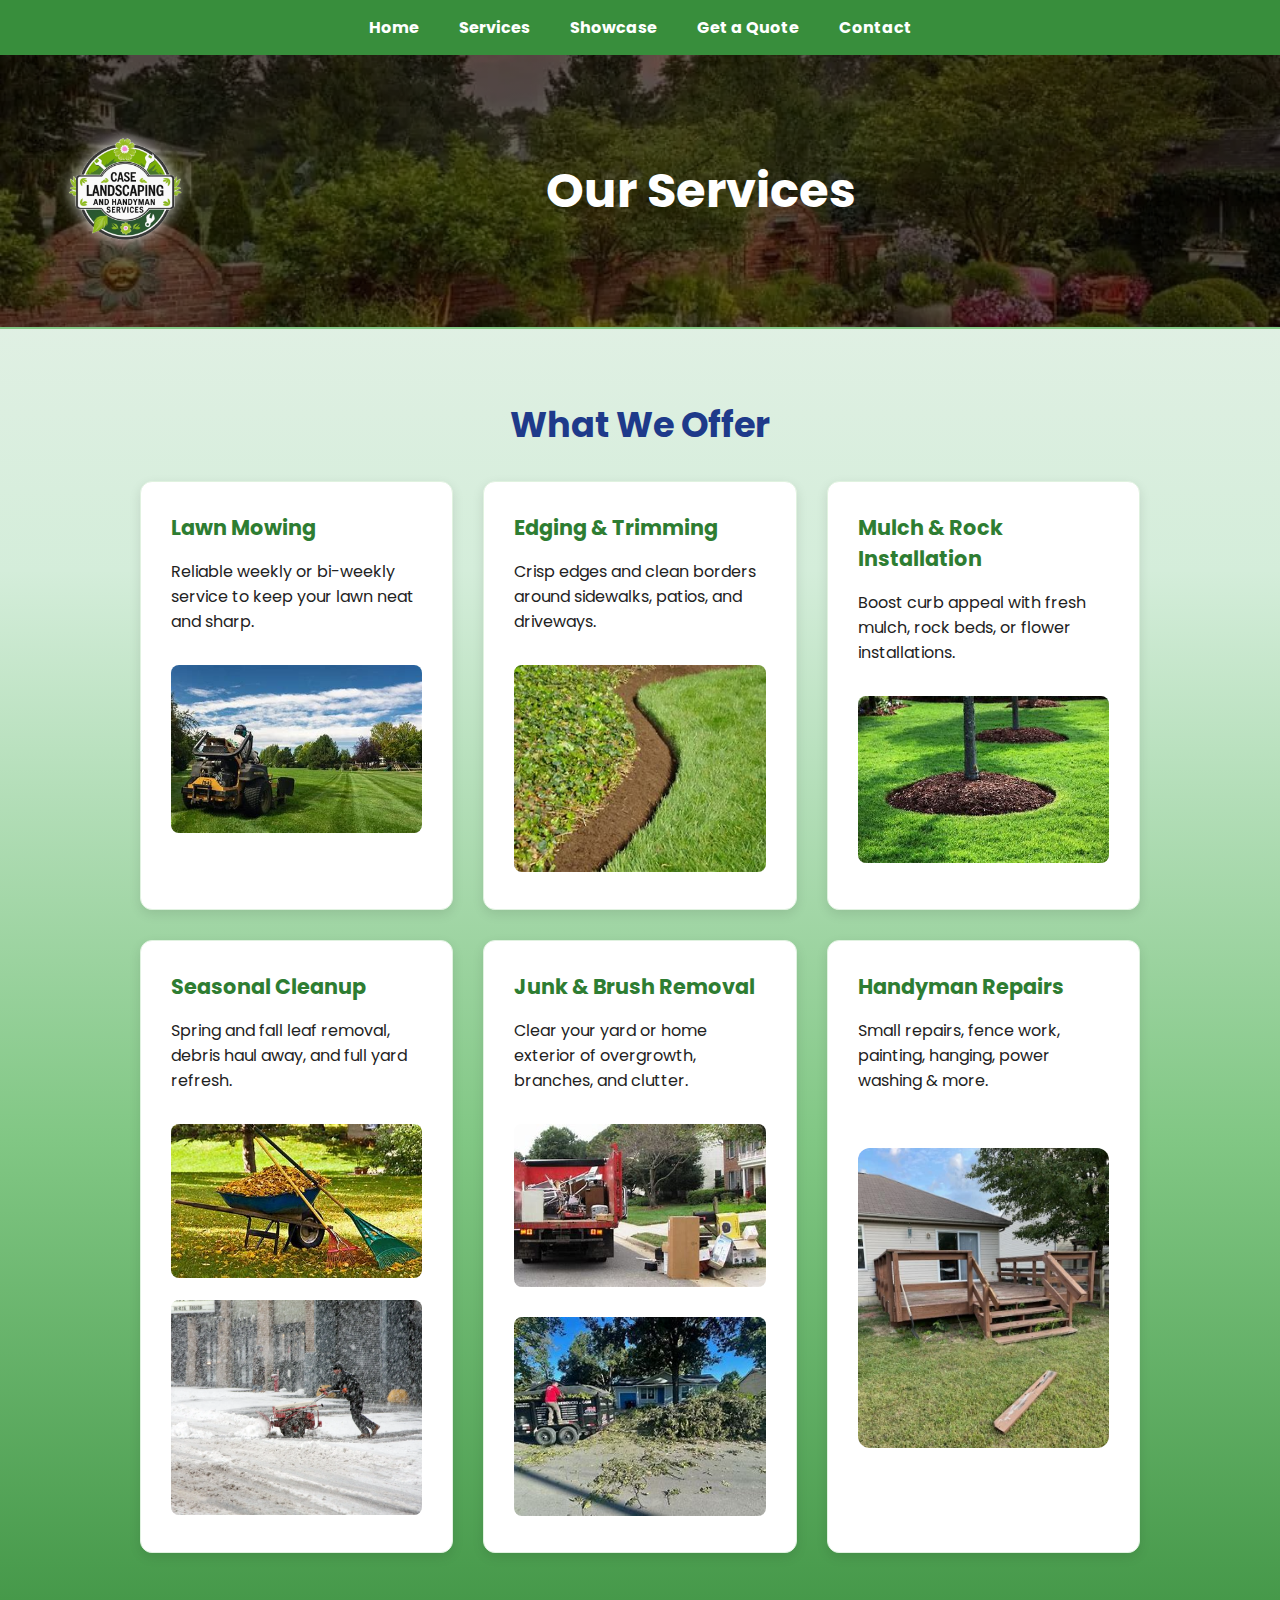
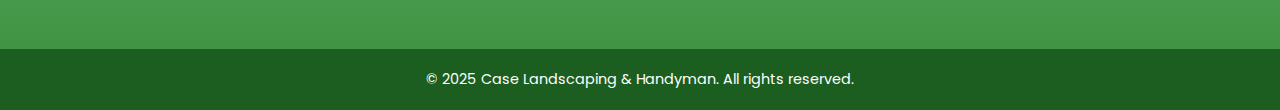
<file: CaseLandscaping/services.html>
<!DOCTYPE html>
<html lang="en">
<head>
    <meta charset="UTF-8" />
    <meta name="viewport" content="width=device-width, initial-scale=1.0" />
    <title>Our Services - Case Landscaping & Handyman</title>
    <link href="https://fonts.googleapis.com/css2?family=Poppins:wght@400;700&display=swap" rel="stylesheet">
    <style>
        body {
            font-family: 'Poppins', sans-serif;
            margin: 0;
            background: linear-gradient(to bottom, #f0f4f0, #d4edda, #81c784, #388e3c);
            color: #222;
        }

        nav {
            display: flex;
            flex-wrap: wrap;
            justify-content: center;
            background: #388e3c;
        }

        nav a {
            color: white;
            padding: 15px 20px;
            text-decoration: none;
            font-weight: bold;
            transition: background 0.3s;
        }

        nav a:hover {
            background: #2e7d32;
        }

        header {
            background: linear-gradient(rgba(0,0,0,0.6), rgba(0,0,0,0.6)),
                        url('heading.jpg') center/cover no-repeat;
            color: #fff;
            padding: 100px 20px;
            text-align: center;
            border-bottom: 2px solid #81c784;
            position: relative;
        }

        header h1 {
            margin: 0;
            font-size: 3em;
            color: #fff;
            display: inline-block;
            vertical-align: middle;
            margin-left: 120px;
        }

        .logo-header {
            position: absolute;
            left: 50px;
            top: 50%;
            transform: translateY(-50%);
            height: 150px;
            width: auto;
            filter: drop-shadow(0 0 8px rgba(255, 255, 255, 0.8));
        }


        section {
            padding: 40px 20px;
            max-width: 1000px;
            margin: auto;
        }

        section h2 {
            text-align: center;
            margin-bottom: 30px;
            color: #1e3a8a;
            font-size: 2.2em;
        }

        ul {
            list-style: none;
            padding: 0;
            display: grid;
            grid-template-columns: repeat(auto-fit, minmax(280px, 1fr));
            gap: 30px;
        }

        li {
            background: #fff;
            padding: 30px;
            border-radius: 12px;
            box-shadow: 0 4px 12px rgba(0,0,0,0.1);
            transition: transform 0.2s ease-in-out, box-shadow 0.2s ease-in-out;
            border: 1px solid #e0f2e0;
            position: relative;
        }

        li:hover {
            transform: translateY(-5px);
            box-shadow: 0 6px 18px rgba(0,0,0,0.15);
        }

        li strong {
            color: #2e7d32;
            font-size: 1.3em;
            margin-bottom: 10px;
            display: block;
        }

        li img {
            max-width: 100%;
            border-radius: 8px;
            margin-top: 15px;
        }

        .service-image {
            width: 100%;
            height: auto;
            border-radius: 8px;
            object-fit: cover;
        }

        .handyman-repairs {
            display: flex;
            overflow-x: auto;
            gap: 20px;
            padding-top: 20px;
            margin-top: 20px;
            overflow: hidden;
            scroll-snap-type: x mandatory;
            -webkit-overflow-scrolling: touch;
            scroll-behavior: smooth;
            position: relative;
        }

        .handyman-repairs img {
            width: 300px;
            height: 300px;
            object-fit: cover;
            border-radius: 12px;
            flex-shrink: 0;
            scroll-snap-align: start;
            margin-right: 0;
        }


        .junk-brush-images {
            display: flex;
            flex-direction: column;
            gap: 15px;
            margin-top: 15px;
        }
        .junk-brush-images img{
            width: 100%;
            height: auto;
            border-radius: 8px;
            object-fit: cover;
        }

        footer {
            background: #1b5e20;
            color: white;
            text-align: center;
            padding: 20px;
            font-size: 0.9em;
            margin-top: 40px;
        }
        /* Back to Top Button CSS */
        #backToTopBtn {
            display: none; /* Hidden by default */
            position: fixed; /* Fixed positioning relative to the viewport */
            bottom: 20px;
            right: 20px;
            z-index: 99; /* Ensure it's on top of other elements */
            border: none;
            outline: none;
            background-color: #388e3c; /* Theme color (like your nav background) */
            color: white;
            cursor: pointer;
            padding: 10px 15px;
            border-radius: 5px;
            font-size: 1.2em;
            transition: background-color 0.3s ease;
        }

        #backToTopBtn:hover {
            background-color: #2e7d32; /* Darker shade on hover */
        }
         @media (max-width: 768px) {
            .logo-header{
                height: 120px;
                left: 10px;
            }
            header h1{
                margin-left: 130px;
                font-size: 2.5em;
            }
        }
        @media (max-width: 480px){
            header h1{
                margin-left: 110px; /* Adjust to ensure it does not overlap logo */
                font-size: 2em;
            }
             section {
                padding: 20px 10px; /* Reduce padding on very small screens */
            }
            form {
                padding: 15px; /* Reduce form padding */
            }
        }
    </style>
    <script>
        document.addEventListener('DOMContentLoaded', function() {
            const handymanScroll = document.querySelector('.handyman-repairs');
            let scrollIntervalId;
            let isDragging = false;
            let startX;
            let imageCount = handymanScroll.querySelectorAll('img').length;
            let currentImageIndex = 0;
            let scrollTimer;
            let isScrolling = false;
            const scrollSpeed = 4000; // set static scroll speed

            function autoScroll() {
                if (!isDragging) {
                    const firstImage = handymanScroll.querySelector('img:nth-child(' + (currentImageIndex + 1) + ')');
                    // Check if firstImage is null
                    if (firstImage) {
                        const scrollAmount = firstImage.offsetWidth + 20;
                        handymanScroll.scrollLeft += scrollAmount;
                        currentImageIndex++;

                        if (currentImageIndex >= imageCount) {
                            currentImageIndex = 0;
                            handymanScroll.scrollLeft = 0;
                        }
                    }
                }
            }

            function startAutoScroll() {
                // Check if scrollIntervalId is already set to prevent multiple intervals
                if (!scrollIntervalId) {
                    scrollIntervalId = setInterval(autoScroll, scrollSpeed);
                }
            }

            function stopAutoScroll() {
                clearInterval(scrollIntervalId);
                scrollIntervalId = null; // Clear the interval ID
            }

            handymanScroll.addEventListener('mousedown', (e) => {
                isDragging = true;
                startX = e.pageX;
                stopAutoScroll();
                clearTimeout(scrollTimer);
                isScrolling = true;
            });

            handymanScroll.addEventListener('mousemove', (e) => {
                if (isDragging) {
                    const deltaX = e.pageX - startX;
                    handymanScroll.scrollLeft -= deltaX;
                    startX = e.pageX;
                }
            });

            handymanScroll.addEventListener('mouseup', () => {
                isDragging = false;
                startAutoScroll();
                isScrolling = false;
                scrollTimer = setTimeout(() => {
                    if (!isScrolling) {
                        startAutoScroll();
                    }
                }, 200);
            });

            handymanScroll.addEventListener('mouseleave', () => {
                isDragging = false;
                startAutoScroll();
                clearTimeout(scrollTimer);
                isScrolling = false;
            });

            handymanScroll.addEventListener('scroll', () => {
                clearTimeout(scrollTimer);
                isScrolling = true;
                scrollTimer = setTimeout(() => {
                    isScrolling = false;
                }, 500);
            });

            startAutoScroll();
        });

        //scroll to top
         function scrollToTop() {
            window.scrollTo({
                top: 0,
                behavior: 'smooth'
            });
        }

        window.onscroll = function() {scrollFunction()};

        function scrollFunction() {
            if (document.body.scrollTop > 20 || document.documentElement.scrollTop > 20) {
                document.getElementById("backToTopBtn").style.display = "block";
            } else {
                document.getElementById("backToTopBtn").style.display = "none";
            }
        }

    </script>
</head>
<body>
    <nav>
        <a href="index.html">Home</a>
        <a href="services.html">Services</a>
        <a href="gallery.html">Showcase</a>
        <a href="quote.html">Get a Quote</a>
        <a href="contact.html">Contact</a>
    </nav>

    <header>
        <img src="logo.png" alt="Company Logo" class="logo-header">
        <h1>Our Services</h1>
    </header>

    <section>
        <h2>What We Offer</h2>
        <ul>
            <li>
                <strong>Lawn Mowing</strong>
                <p>Reliable weekly or bi-weekly service to keep your lawn neat and sharp.</p>
                <img src="services_mowing.jpg" alt="Lawn Mowing" class="service-image">
            </li>
            <li>
                <strong>Edging & Trimming</strong>
                <p>Crisp edges and clean borders around sidewalks, patios, and driveways.</p>
                <img src="services_edging.jpg" alt="Edging & Trimming" class="service-image">
            </li>
            <li>
                <strong>Mulch & Rock Installation</strong>
                <p>Boost curb appeal with fresh mulch, rock beds, or flower installations.</p>
                <img src="services_mulch.jpg" alt="Mulch & Rock Installation" class="service-image">
            </li>
            <li>
                <strong>Seasonal Cleanup</strong>
                <p>Spring and fall leaf removal, debris haul away, and full yard refresh.</p>
                <img src="services_seasonal.jpg" alt="Seasonal Cleanup" class="service-image">
                <img src="services_seasonal2.jpg" alt="Seasonal Cleanup 2" class="service-image">
            </li>
            <li>
                <strong>Junk & Brush Removal</strong>
                <p>Clear your yard or home exterior of overgrowth, branches, and clutter.</p>
                <div class="junk-brush-images">
                    <img src="services_junk.jpg" alt="Junk Removal" >
                    <img src="services_brush.jpg" alt="Brush Removal" >
                </div>
            </li>
             <li>
                <strong>Handyman Repairs</strong>
                <p>Small repairs, fence work, painting, hanging, power washing & more.</p>
                <div class="handyman-repairs">
                    <img src="services_handyman1.jpg" alt="Handyman Repair 1">
                    <img src="services_handyman2.jpg" alt="Handyman Repair 2">
                    <img src="services_handyman3.jpg" alt="Handyman Repair 3">
                    <img src="services_handyman4.jpg" alt="Handyman Repair 4">
                    <img src="services_handyman5.jpg" alt="Handyman Repair 5">
                    <img src="services_handyman6.jpg" alt="Handyman Repair 6">
                    <img src="services_handyman7.jpg" alt="Handyman Repair 7">
                    <img src="services_handyman8.jpg" alt="Handyman Repair 8">
                </div>
            </li>
        </ul>
        <button onclick="scrollToTop()" id="backToTopBtn" title="Go to top">^</button>
    </section>

    <footer>
        &copy; 2025 Case Landscaping & Handyman. All rights reserved.
    </footer>
</body>
</html>
</file>
<file: style.css>
/* Base Styles */
body {
    font-family: 'Poppins', sans-serif;
    margin: 0;
    background: linear-gradient(to bottom, #f0f4f0, #d4edda, #81c784, #388e3c);
    color: #222;
}

/* Header / Hero Section */
header {
    position: relative;
    background: linear-gradient(rgba(0,0,0,0.6), rgba(0,0,0,0.6)),
                url('heading.jpg') center/cover no-repeat;
    color: #fff;
    padding: 100px 20px;
    text-align: center;
    display: flex; /* Added for flexbox layout */
    flex-direction: column; /* Stack items vertically by default */
    align-items: center; /* Center items horizontally */
}

.logo-top {
    position: absolute;
    top: 20px;
    left: 20px;
    max-width: 20vw;  /* Responsive width based on viewport width */
    height: auto;
    filter: drop-shadow(0 0 8px rgba(255, 255, 255, 0.8));
    z-index: 10;
    margin-bottom: 1rem; /* Added margin below logo */
}

header h1 {
    font-size: 3em;
    margin-bottom: 0.2em;
    color: #fff;
}

header p {
    font-size: 1.3em;
    margin-bottom: 1.5em;
    font-style: italic;
    color: #fff;
}

.cta-button {
    background: #4caf50;
    color: white;
    padding: 14px 28px;
    text-decoration: none;
    font-weight: bold;
    border-radius: 8px;
    transition: background 0.3s;
    display: inline-block;
    margin-top: 20px;
}

.cta-button:hover {
    background: #388e3c;
}

.referral {
    background: #e8f5e9;
    padding: 15px;
    border-left: 5px solid #4caf50;
    text-align: center;
    font-weight: bold;
    margin-top: 30px;
    color: #388e3c;
}

/* Navigation */
nav {
    display: flex;
    justify-content: center;
    background: #388e3c;
    flex-wrap: wrap;
}

nav a {
    color: #fff;
    padding: 15px 20px;
    text-decoration: none;
    font-weight: bold;
    font-size: 1rem;
    transition: background 0.3s;
}

nav a:hover {
    background: #2e7d32;
}

/* Main Section */
section {
    padding: 60px 20px;
    max-width: 1100px;
    margin: auto;
}

section h2 {
    text-align: center;
    color: #1e3a8a;
    margin-bottom: 30px;
    font-size: 2.2em;
}

.intro {
    text-align: center;
    font-size: 1.2em;
    max-width: 800px;
    margin: 0 auto 40px;
    color: #525252;
    line-height: 1.7;
}

/* Welcome Image */
.welcome-image {
    display: block;
    margin: 0 auto;
    max-width: 80%;
    height: auto;
    border-radius: 10px;
    box-shadow: 0 6px 18px rgba(0, 0, 0, 0.15);
    transition: transform 0.2s ease-in-out;
}

.welcome-image:hover {
    transform: scale(1.02);
}

/* Footer */
footer {
    background: #2e7d32;
    color: #fff;
    text-align: center;
    padding: 20px;
    font-size: 0.9em;
}

/* Back to Top Button Styles */
#backToTopBtn {
    display: none;
    position: fixed;
    bottom: 20px;
    right: 30px;
    z-index: 99;
    border: none;
    outline: none;
    background-color: #388e3c;
    color: white;
    cursor: pointer;
    padding: 10px 15px;
    border-radius: 5px;
    font-size: 1.2em;
    transition: background-color 0.3s ease;
}

#backToTopBtn:hover {
    background-color: #2e7d32;
}

/* Mobile Styles (for screens 768px wide or less) */
@media (max-width: 768px) {
    .logo-top {
        max-width: 40vw;
        top: 10px;
        left: 10px;
    }

    header h1 {
        font-size: 2.5em;
        margin-bottom: 0.5em;
    }

    header p {
        font-size: 1.1em;
    }

    header {
        padding: 80px 15px;
    }

    .cta-button {
        padding: 12px 24px;
        font-size: 1em;
    }

    .referral {
        font-size: 0.9em;
        padding: 12px;
        margin-top: 20px;
    }

    nav a {
        font-size: 0.9rem;
        padding: 12px 15px;
    }

    section {
        padding: 40px 15px;
    }

    section h2 {
        font-size: 2em;
    }

    .intro {
        font-size: 1.1em;
        line-height: 1.6;
    }

    .welcome-image {
        max-width: 95%;
    }
}

/* Smaller Mobile Styles (for screens 480px wide or less) */
@media (max-width: 480px) {
    .logo-top {
        max-width: 60vw;
        top: 5px;
        left: 5px;
    }

    header h1 {
        font-size: 2em;
        margin-bottom: 0.2em;
    }

    header p {
        font-size: 0.9em;
    }

    header {
        padding: 60px 10px;
    }

    .cta-button {
        padding: 10px 20px;
        font-size: 0.9em;
    }

    nav a {
        font-size: 0.85rem;
        padding: 10px 12px;
    }

    section {
        padding: 30px 10px;
    }

    section h2 {
        font-size: 1.8em;
    }

    .intro {
        font-size: 1em;
        line-height: 1.5;
    }
}

/* Specific adjustments for Home and Contact pages */
.home header, .contact-page header {
    display: flex;          /* Enable flexbox */
    flex-direction: column;   /* Stack items vertically */
    align-items: center;      /* Center items horizontally */
    text-align: center;        /* Center text within the header */
}

.home header .logo-top, .contact-page header .logo-top{
    margin-bottom: 1rem;  /* Add space between logo and heading */
    position: relative; /*remove absolute positioning*/
    top: auto;
    left: auto;
}

.contact-page header h1{
    margin-top: 0;
}
</style>
</file>
<file: CaseLandscaping/style.css>
/* Base Styles */
body {
    font-family: 'Poppins', sans-serif;
    margin: 0;
    background: linear-gradient(to bottom, #f0f4f0, #d4edda, #81c784, #388e3c);
    color: #222;
}

/* Header / Hero Section */
header {
    position: relative;
    background: linear-gradient(rgba(0,0,0,0.6), rgba(0,0,0,0.6)),
                url('heading.jpg') center/cover no-repeat;
    color: #fff;
    padding: 100px 20px;
    text-align: center;
}

.logo-top {
    position: absolute;
    top: 20px;
    left: 20px;
    max-width: 20vw;  /* Responsive width based on viewport width */
    height: auto;
    filter: drop-shadow(0 0 8px rgba(255, 255, 255, 0.8));
    z-index: 10;
}

header h1 {
    font-size: 3em;
    margin-bottom: 0.2em;
    color: #fff;
}

header p {
    font-size: 1.3em;
    margin-bottom: 1.5em;
    font-style: italic;
    color: #fff;
}

.cta-button {
    background: #4caf50;
    color: white;
    padding: 14px 28px;
    text-decoration: none;
    font-weight: bold;
    border-radius: 8px;
    transition: background 0.3s;
    display: inline-block;
    margin-top: 20px;
}

.cta-button:hover {
    background: #388e3c;
}

.referral {
    background: #e8f5e9;
    padding: 15px;
    border-left: 5px solid #4caf50;
    text-align: center;
    font-weight: bold;
    margin-top: 30px;
    color: #388e3c;
}

/* Navigation */
nav {
    display: flex;
    justify-content: center;
    background: #388e3c;
    flex-wrap: wrap;
}

nav a {
    color: #fff;
    padding: 15px 20px;
    text-decoration: none;
    font-weight: bold;
    font-size: 1rem;
    transition: background 0.3s;
}

nav a:hover {
    background: #2e7d32;
}

/* Main Section */
section {
    padding: 60px 20px;
    max-width: 1100px;
    margin: auto;
}

section h2 {
    text-align: center;
    color: #1e3a8a;
    margin-bottom: 30px;
    font-size: 2.2em;
}

.intro {
    text-align: center;
    font-size: 1.2em;
    max-width: 800px;
    margin: 0 auto 40px;
    color: #525252;
    line-height: 1.7;
}

/* Welcome Image */
.welcome-image {
    display: block;
    margin: 0 auto;
    max-width: 80%;
    height: auto;
    border-radius: 10px;
    box-shadow: 0 6px 18px rgba(0, 0, 0, 0.15);
    transition: transform 0.2s ease-in-out;
}

.welcome-image:hover {
    transform: scale(1.02);
}

/* Footer */
footer {
    background: #2e7d32;
    color: #fff;
    text-align: center;
    padding: 20px;
    font-size: 0.9em;
}

/* Back to Top Button Styles */
#backToTopBtn {
    display: none; /* Hidden by default */
    position: fixed; /* Fixed positioning relative to the viewport */
    bottom: 20px;
    right: 30px;
    z-index: 99; /* Ensure it's on top of other elements */
    border: none;
    outline: none;
    background-color: #388e3c; /* Theme color (like your nav background) */
    color: white;
    cursor: pointer;
    padding: 10px 15px;
    border-radius: 5px;
    font-size: 1.2em;
    transition: background-color 0.3s ease; /* Smooth transition on hover */
}

#backToTopBtn:hover {
    background-color: #2e7d32; /* Darker shade on hover */
}

/* Mobile Styles (for screens 768px wide or less) */
@media (max-width: 768px) {
    .logo-top {
        max-width: 40vw;  /* Adjusted for smaller screens */
        top: 10px;
        left: 10px;
    }

    header h1 {
        font-size: 2.5em; /* Smaller title */
        margin-bottom: 0.5em;
    }

    header p {
        font-size: 1.1em; /* Smaller subtitle */
    }

    header {
        padding: 80px 15px; /* Adjusted header padding */
    }

    .cta-button {
        padding: 12px 24px;
        font-size: 1em;
    }

    .referral {
        font-size: 0.9em;
        padding: 12px;
        margin-top: 20px;
    }

    nav a {
        font-size: 0.9rem; /* Smaller nav links */
        padding: 12px 15px;
    }

    section {
        padding: 40px 15px; /* Adjusted section padding */
    }

    section h2 {
        font-size: 2em; /* Smaller section heading */
    }

    .intro {
        font-size: 1.1em; /* Slightly smaller intro text */
        line-height: 1.6;
    }

    .welcome-image {
        max-width: 95%; /* Wider image on small screens */
    }
}

/* Smaller Mobile Styles (for screens 480px wide or less) */
@media (max-width: 480px) {
    .logo-top {
        max-width: 60vw; /* Further adjusted for very small screens */
        top: 5px;
        left: 5px;
    }

    header h1 {
        font-size: 2em; /* Even smaller title */
        margin-bottom: 0.2em;
    }

    header p {
        font-size: 0.9em; /* Even smaller subtitle */
    }

    header {
        padding: 60px 10px; /* Further reduced header padding */
    }

    .cta-button {
        padding: 10px 20px;
        font-size: 0.9em;
    }

    nav a {
        font-size: 0.85rem; /* Very small nav links */
        padding: 10px 12px;
    }

    section {
        padding: 30px 10px; /* Further reduced section padding */
    }

    section h2 {
        font-size: 1.8em; /* Very small section heading */
    }

    .intro {
        font-size: 1em; /* Even smaller intro text */
        line-height: 1.5;
    }
}
</file>
